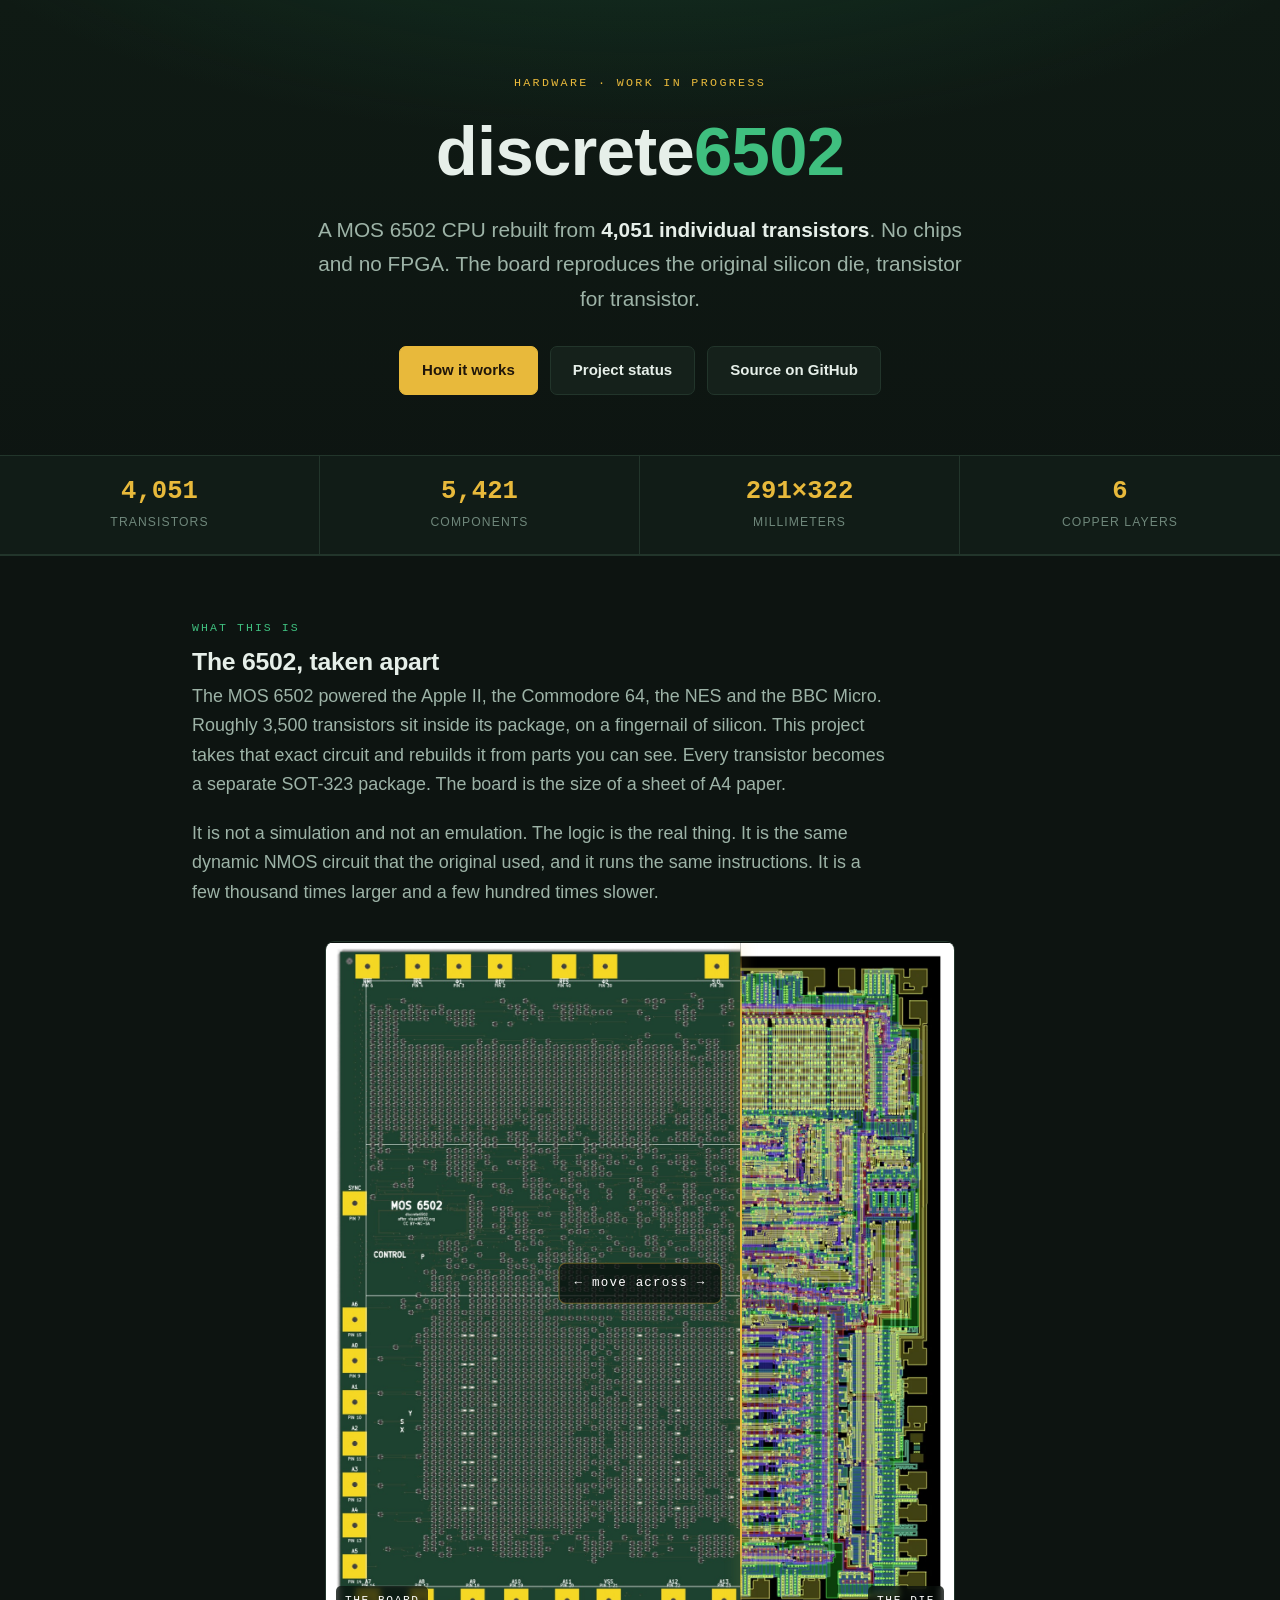
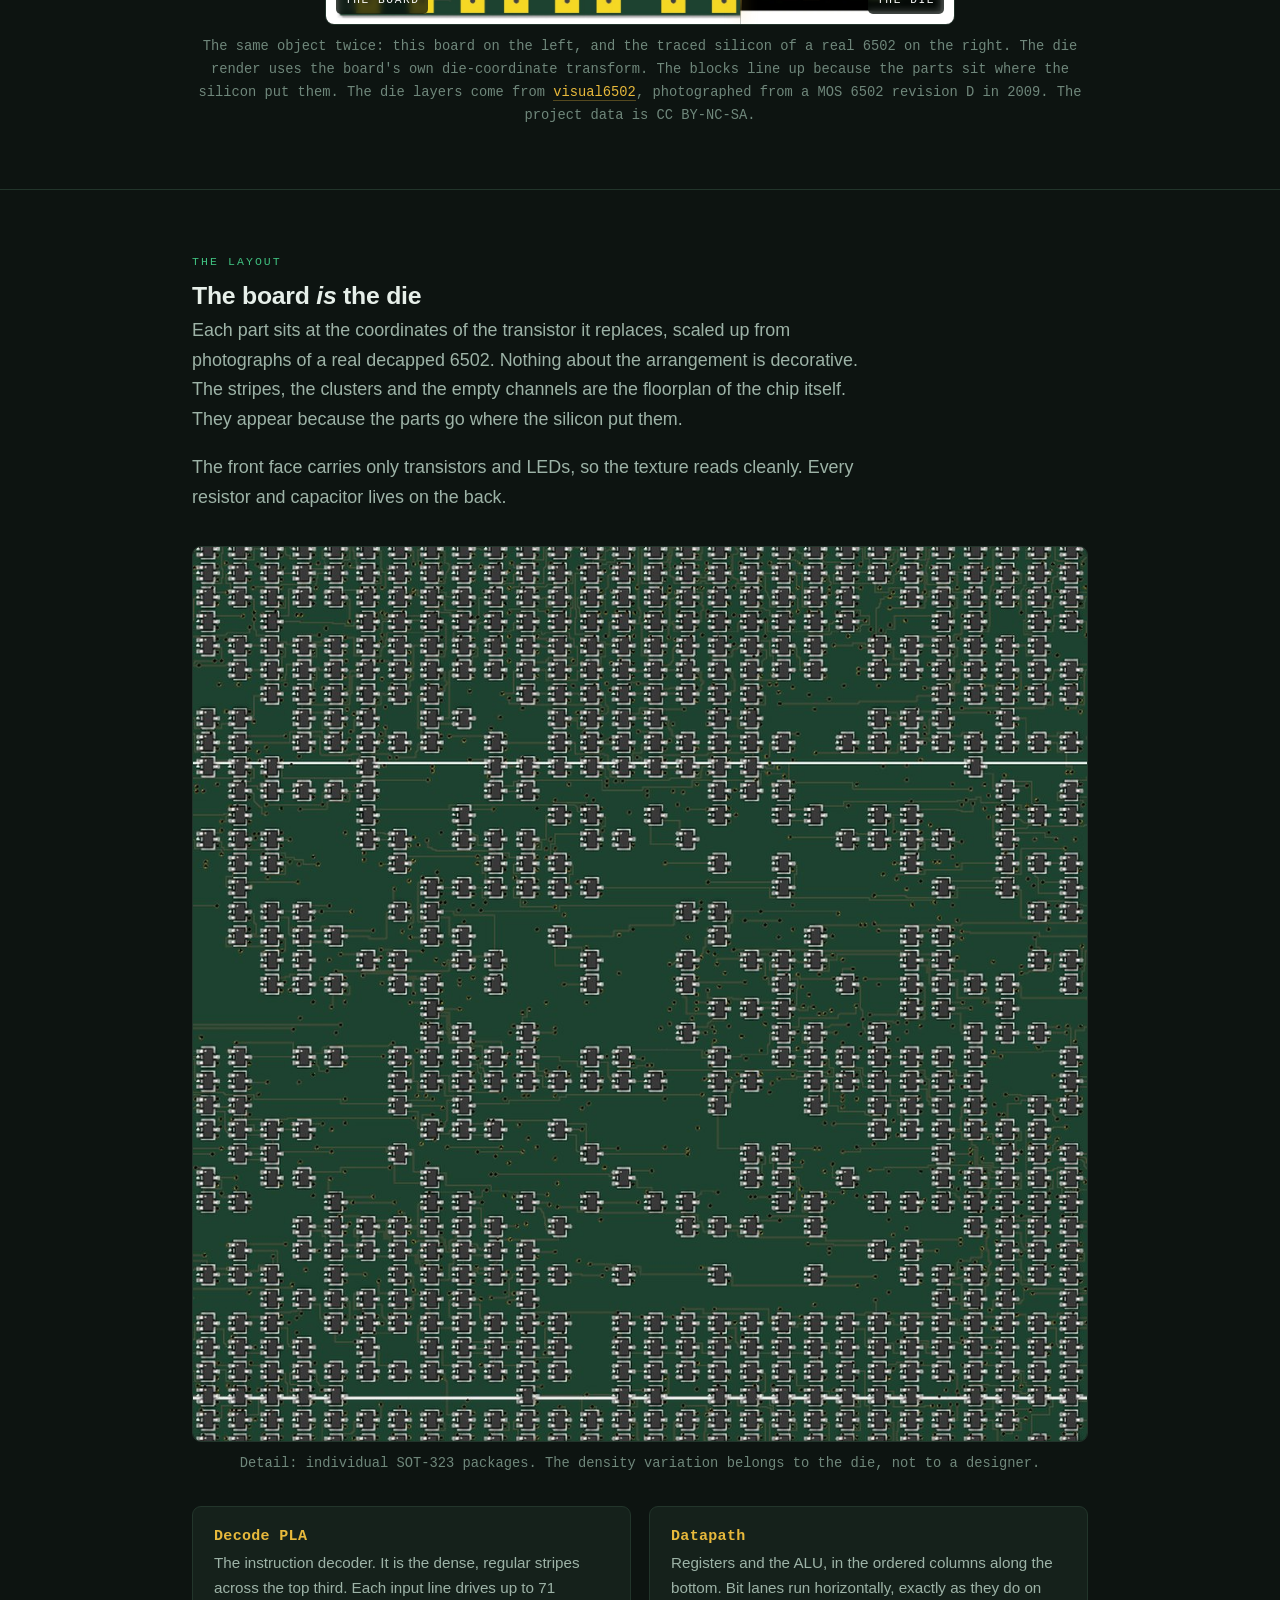
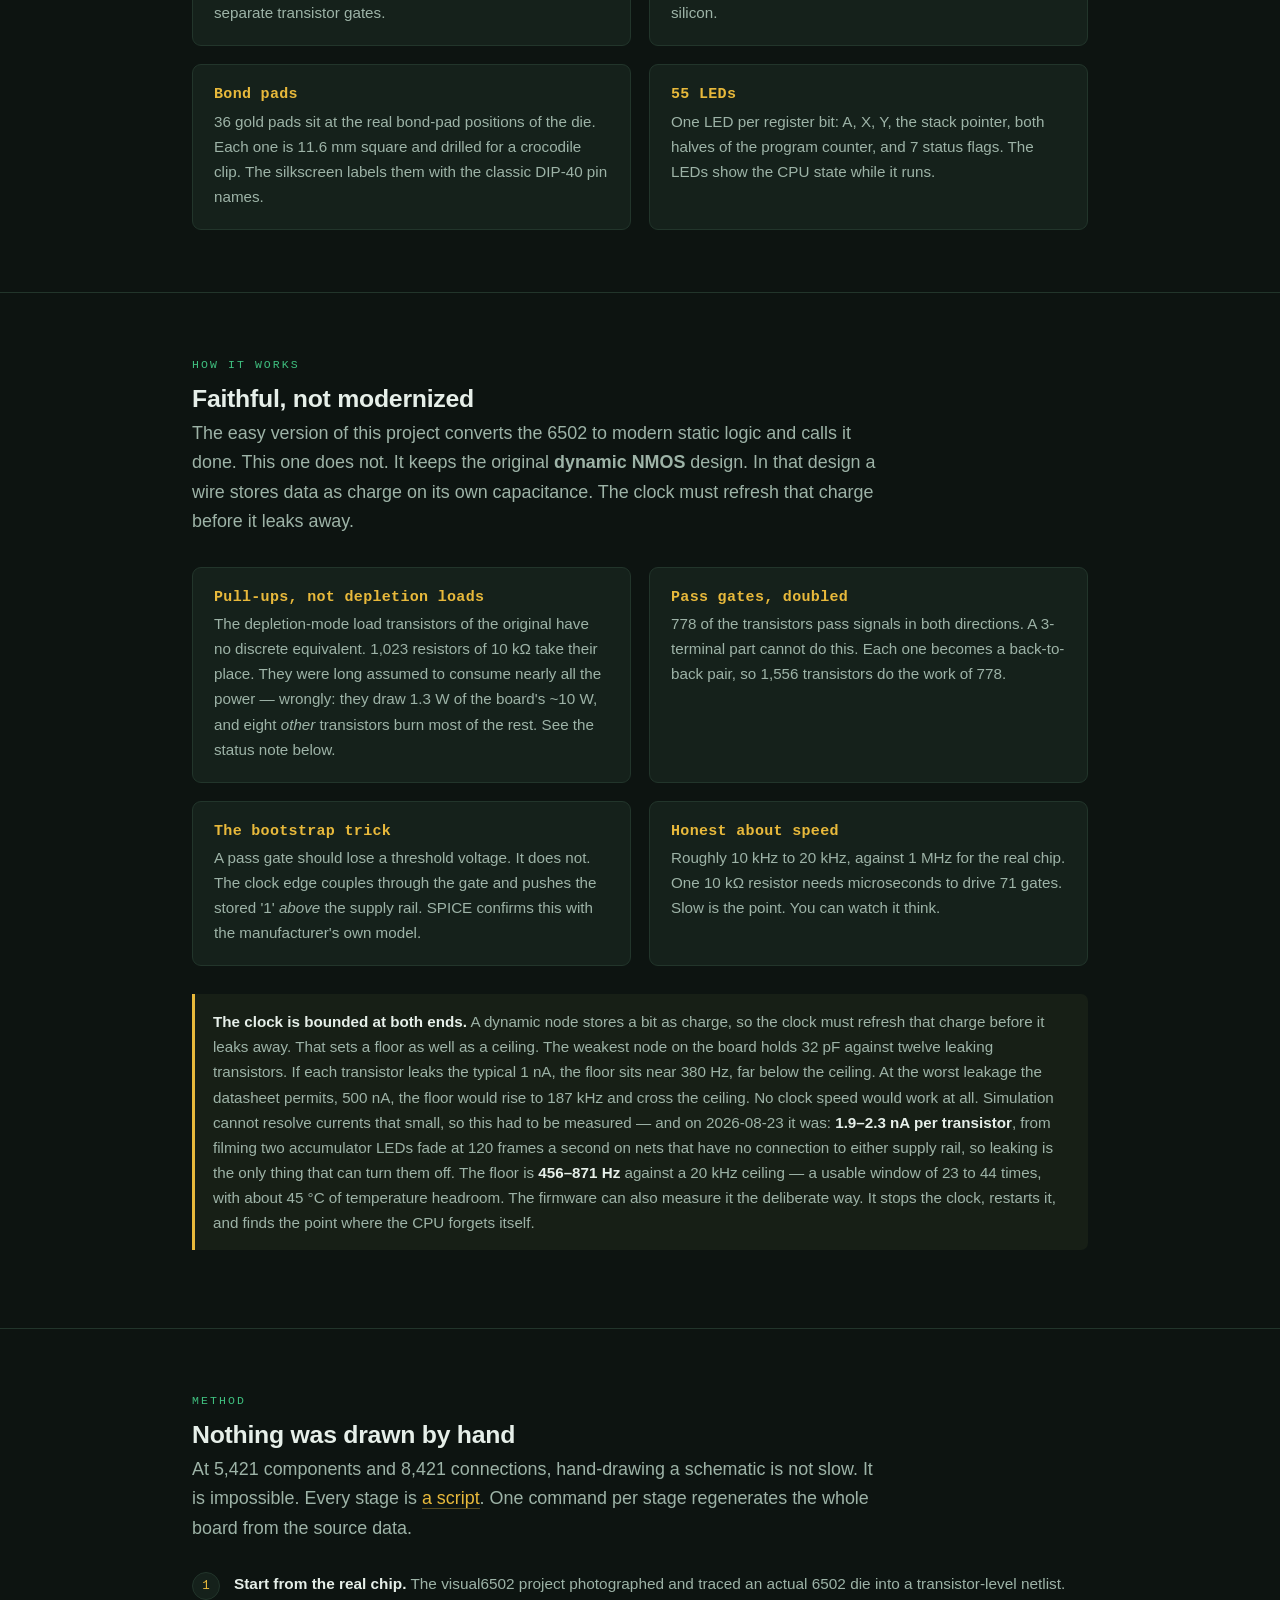
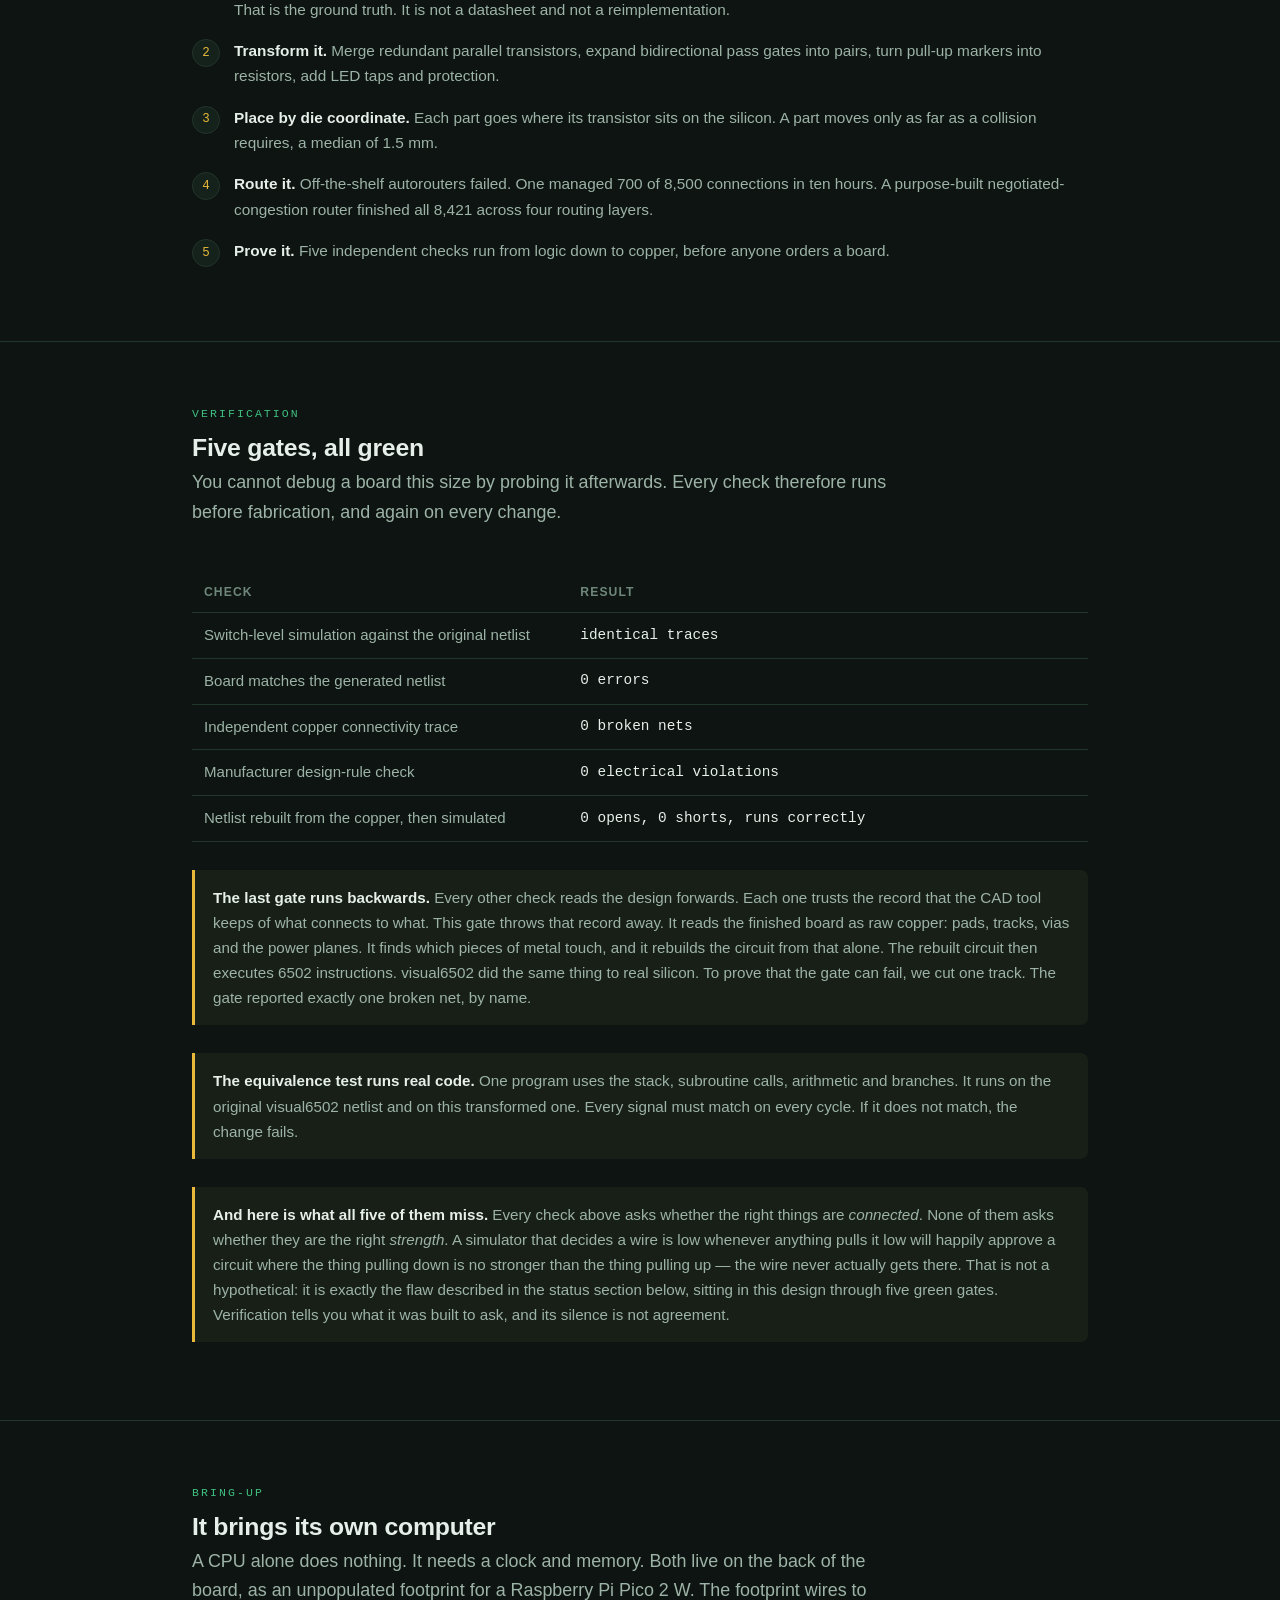
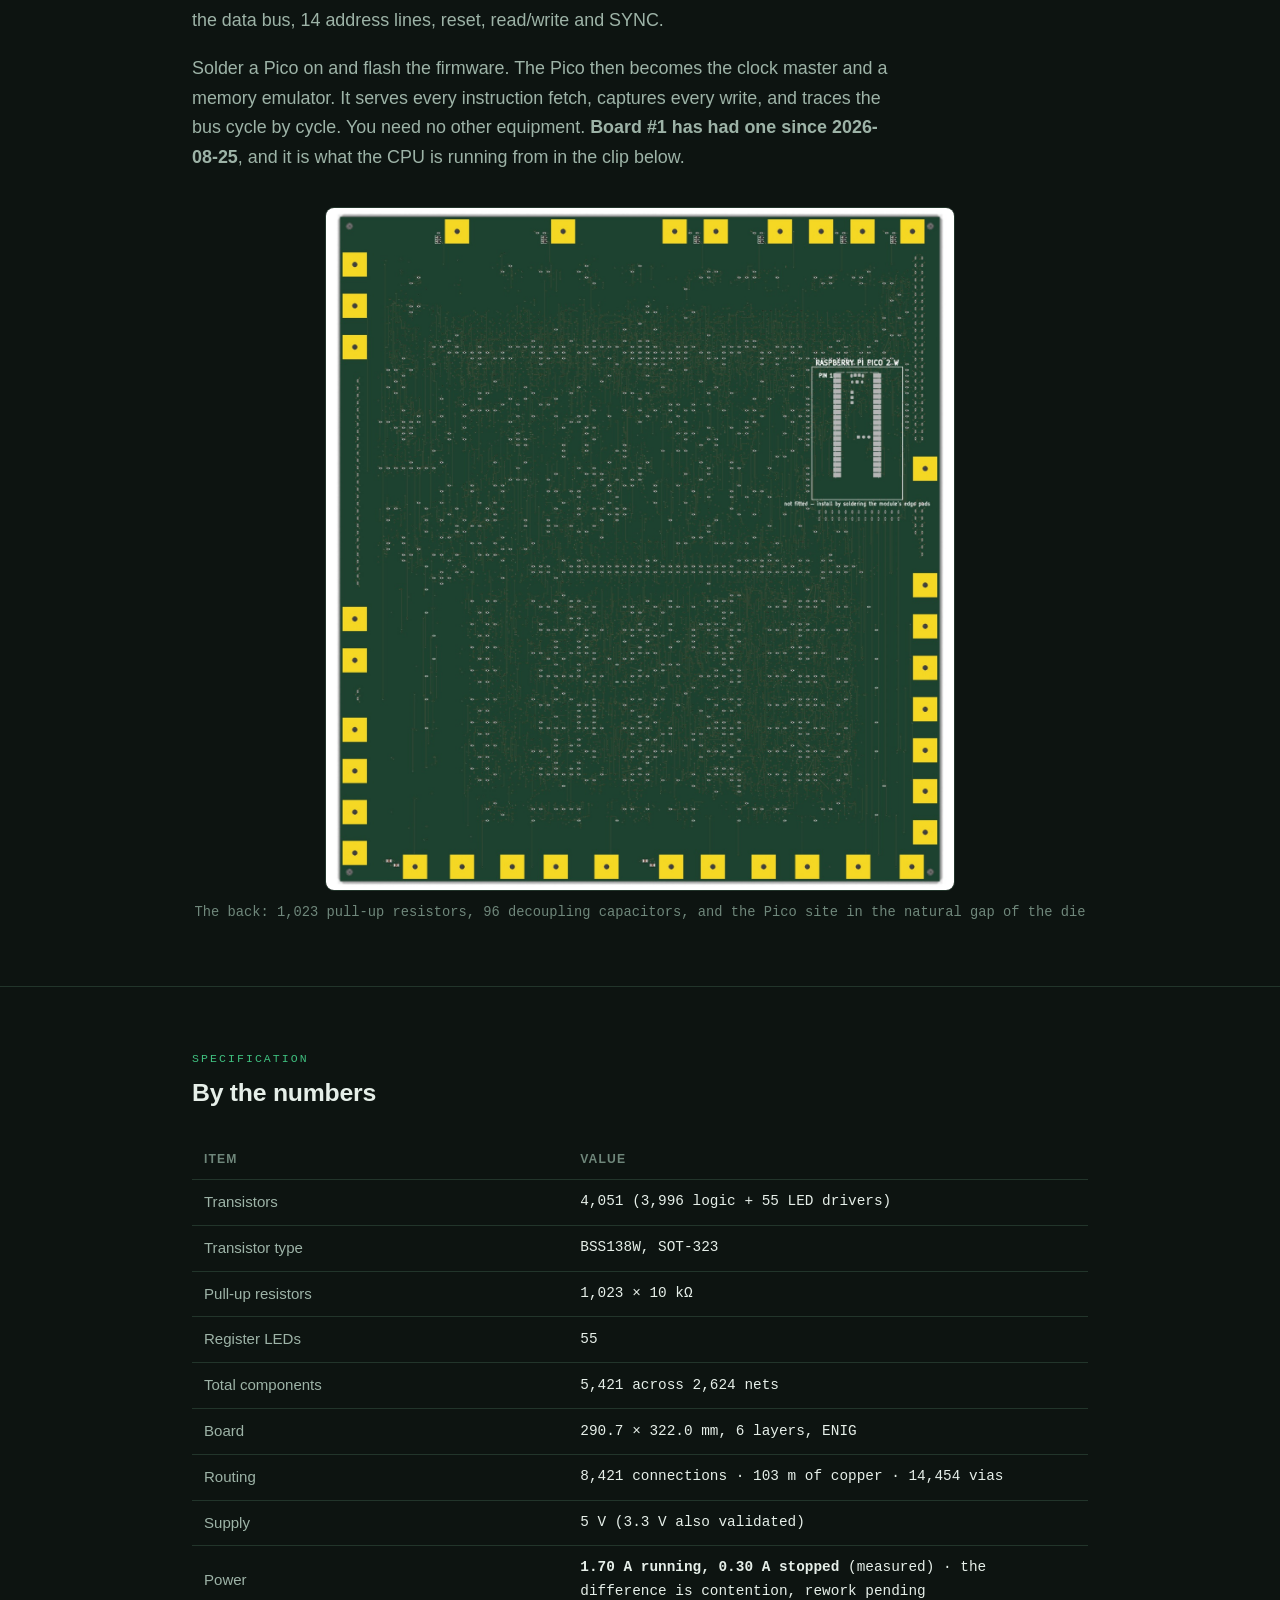
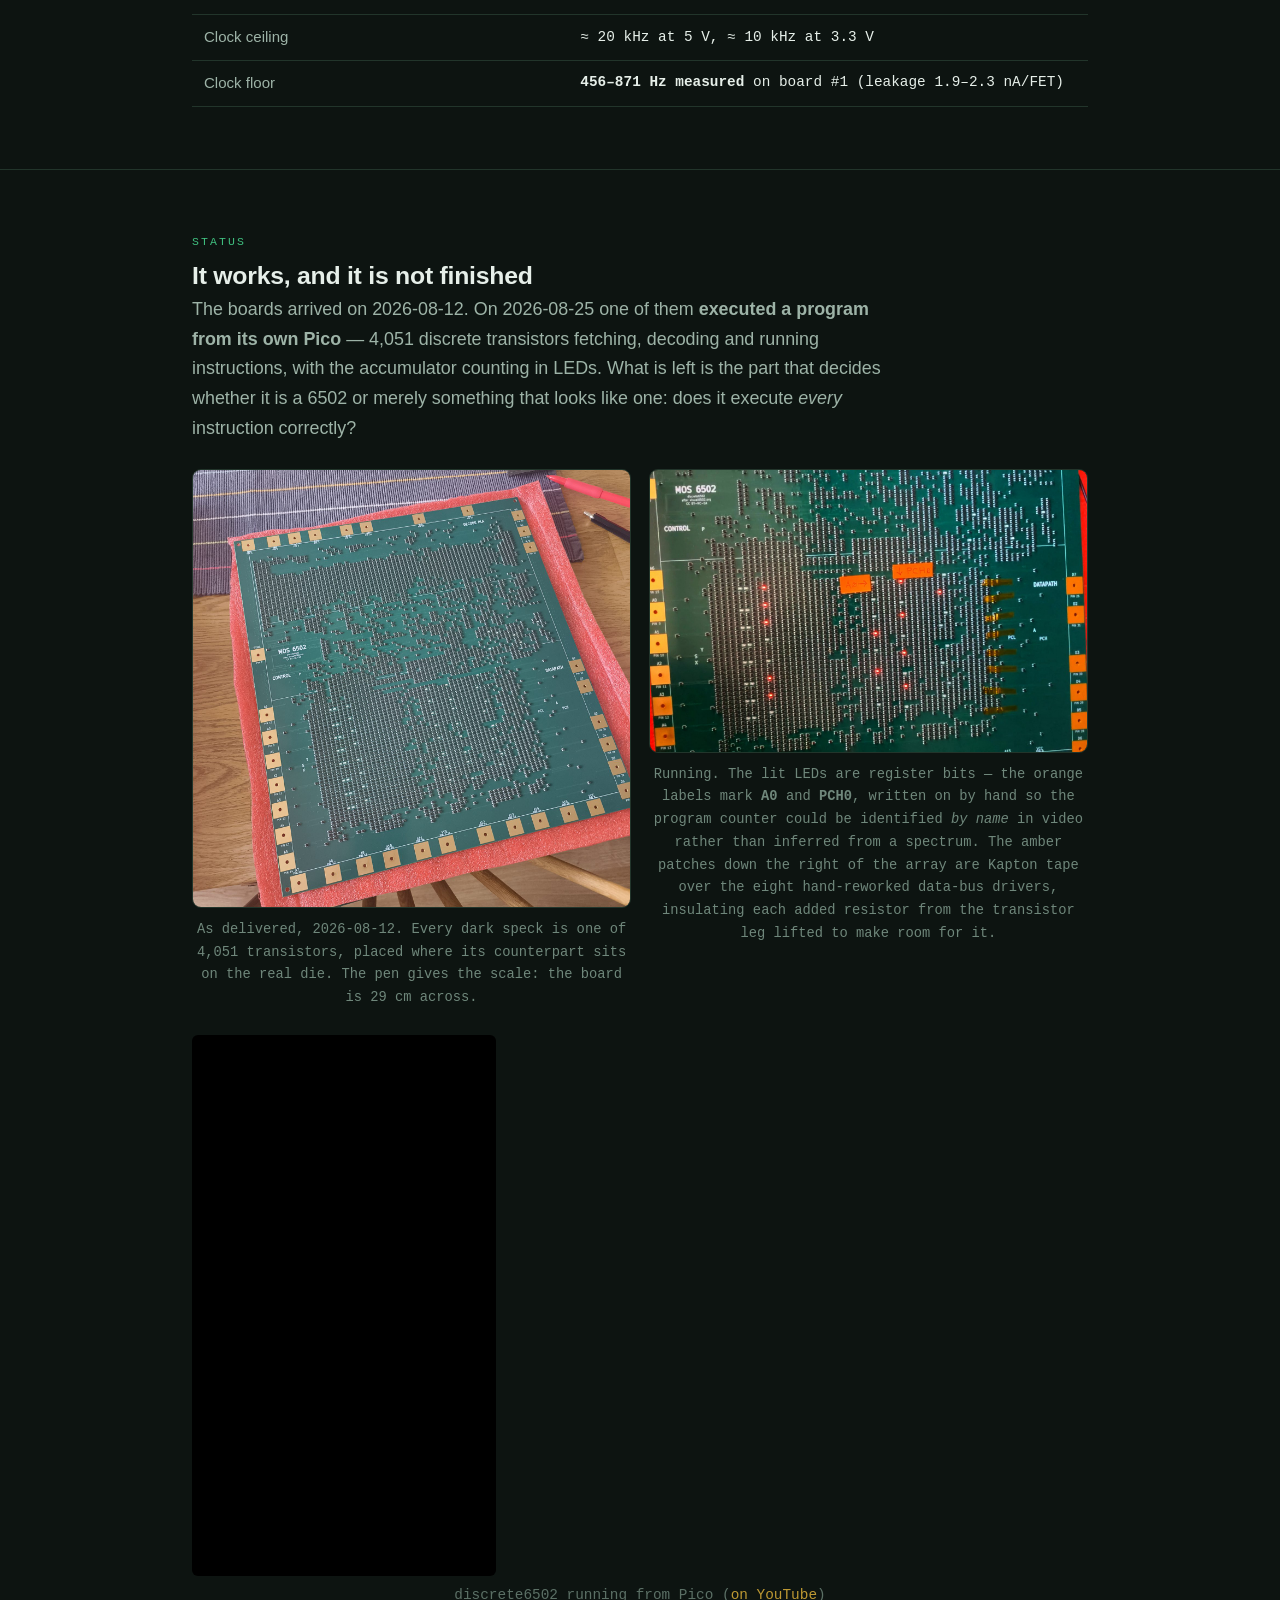
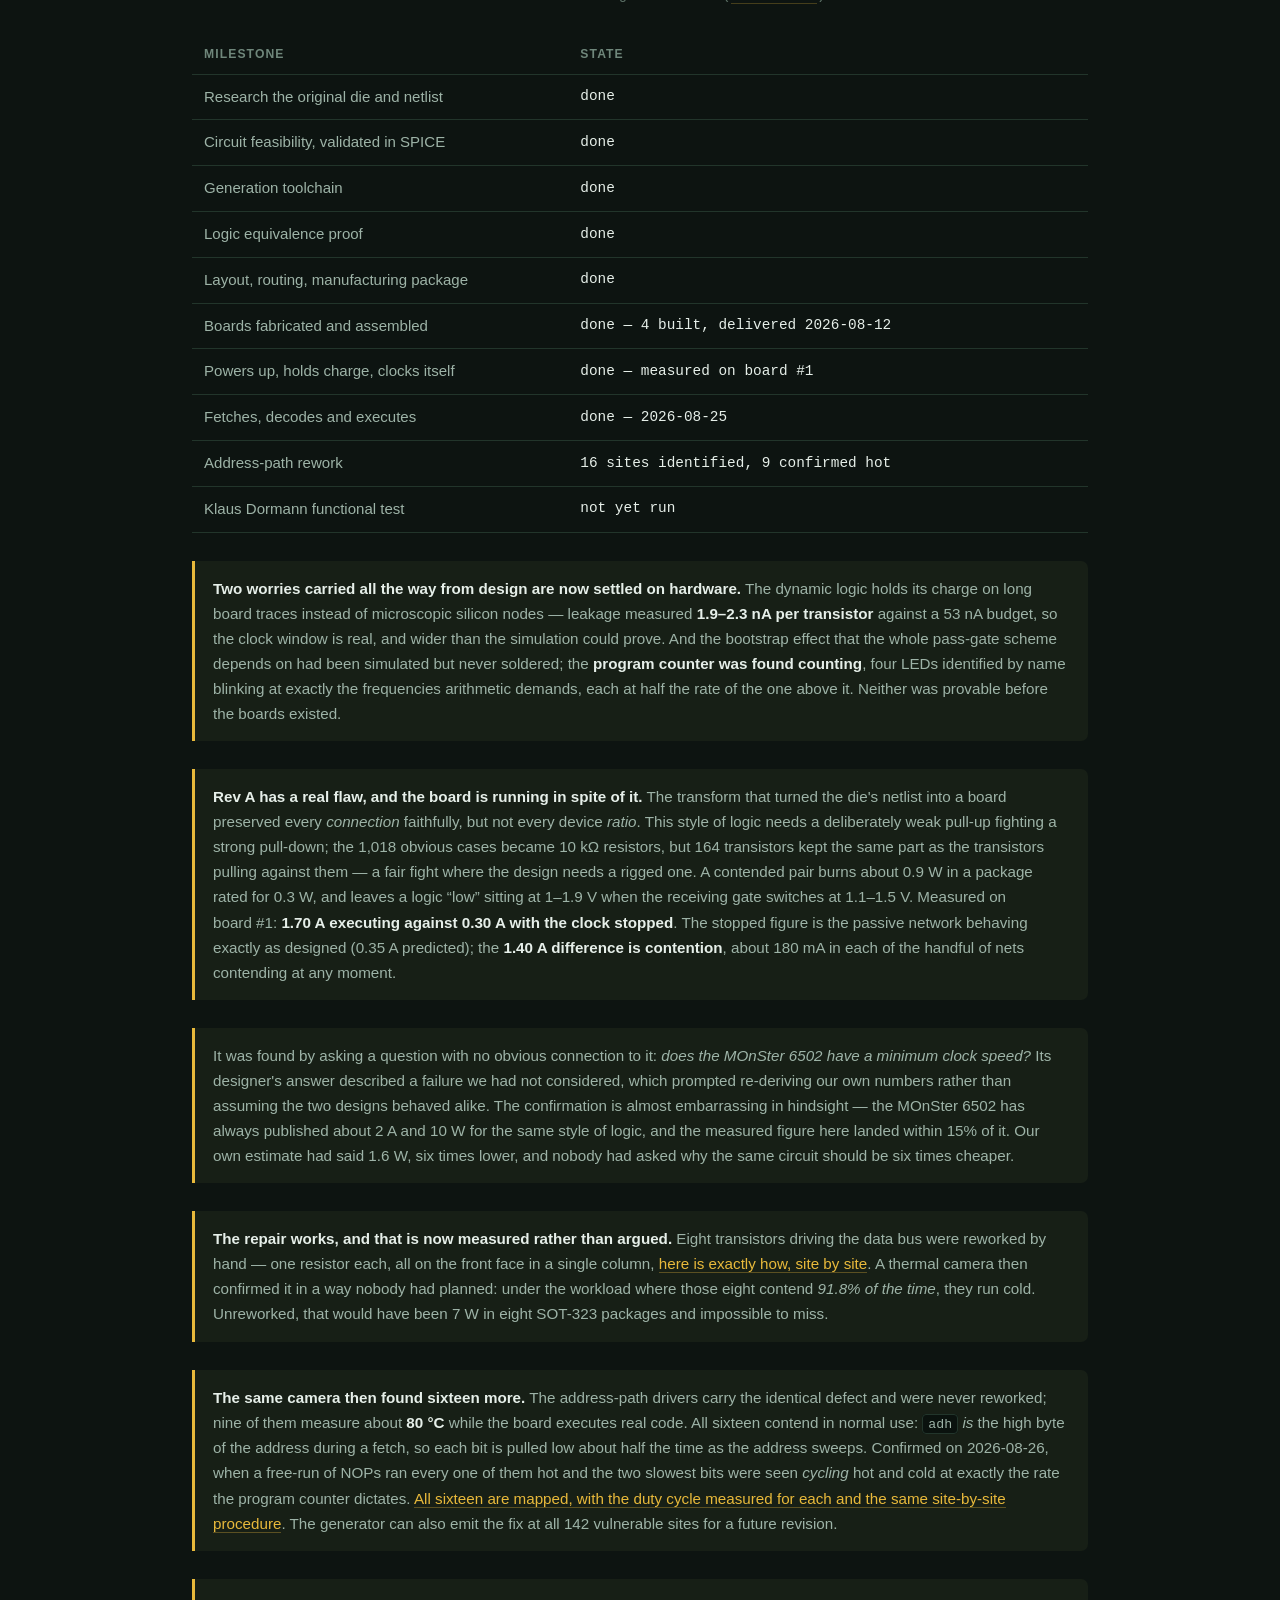
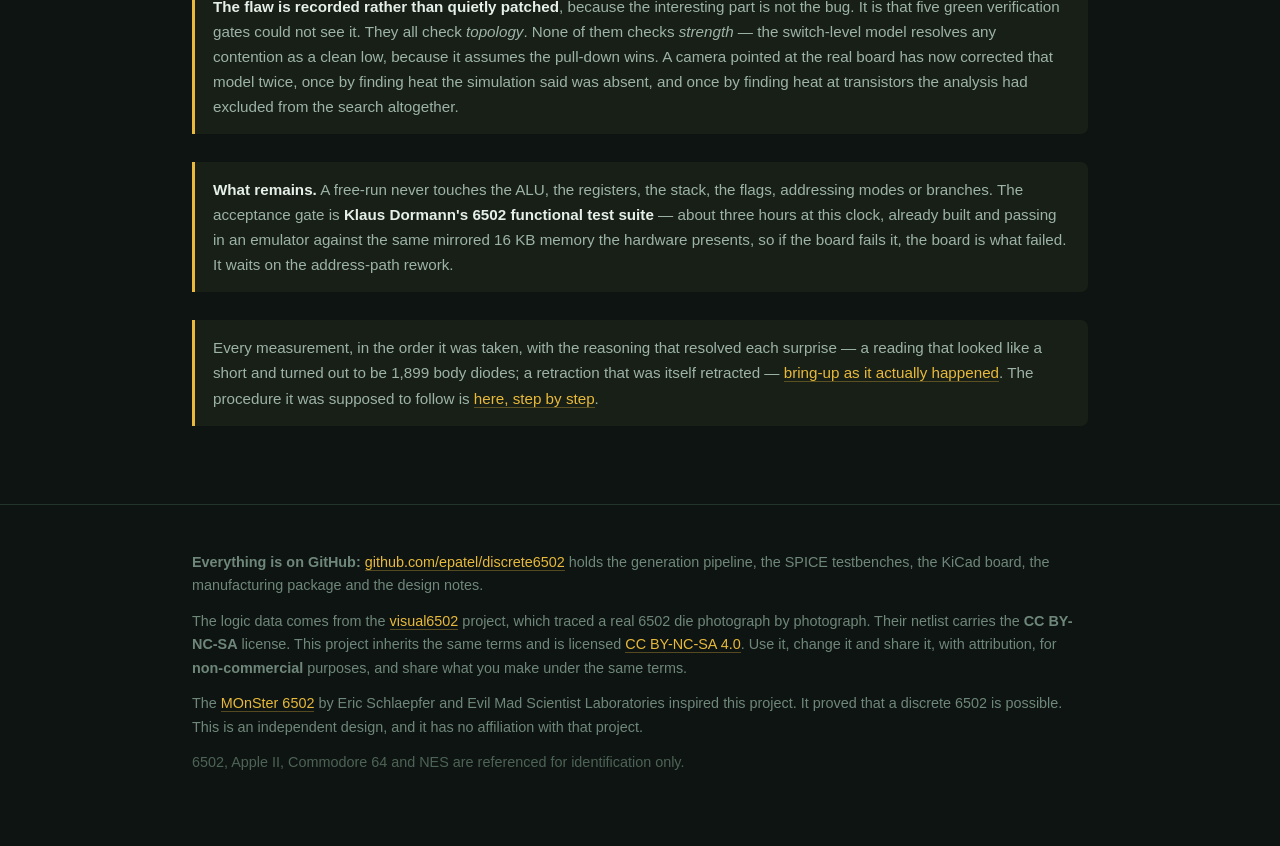
<file: docs/index.html>
<!DOCTYPE html>
<html lang="en">
<head>
<meta charset="utf-8">
<meta name="viewport" content="width=device-width, initial-scale=1">
<title>discrete6502: a 6502 CPU built from 4,051 discrete transistors</title>
<meta name="description" content="A working MOS 6502 CPU rebuilt from 4,051 individual surface-mount transistors on a 291 x 322 mm six-layer board that reproduces the original die layout. It runs programs.">
<meta property="og:type" content="website">
<meta property="og:site_name" content="discrete6502">
<meta property="og:url" content="https://epatel.github.io/discrete6502/">
<meta property="og:title" content="discrete6502">
<meta property="og:description" content="A working MOS 6502 CPU rebuilt from 4,051 individual surface-mount transistors, laid out as the original die. It runs programs.">
<!-- Absolute URL: crawlers do not reliably resolve a relative og:image.
     Card is generated by tools/make_og_image.py from img/board-front.jpg. -->
<meta property="og:image" content="https://epatel.github.io/discrete6502/img/og-card.jpg">
<meta property="og:image:type" content="image/jpeg">
<meta property="og:image:width" content="1200">
<meta property="og:image:height" content="630">
<meta property="og:image:alt" content="The discrete6502 board: a green six-layer PCB whose transistor placement reproduces the MOS 6502 die, with gold bond pads around the edge.">
<meta name="twitter:card" content="summary_large_image">
<meta name="twitter:title" content="discrete6502">
<meta name="twitter:description" content="A working MOS 6502 CPU rebuilt from 4,051 individual surface-mount transistors, laid out as the original die. It runs programs.">
<meta name="twitter:image" content="https://epatel.github.io/discrete6502/img/og-card.jpg">
<meta name="theme-color" content="#0d1411">
<link rel="icon" href="data:image/svg+xml,<svg xmlns='http://www.w3.org/2000/svg' viewBox='0 0 100 100'><rect width='100' height='100' rx='14' fill='%23124a32'/><rect x='22' y='22' width='24' height='24' fill='%23e8b93b'/><rect x='54' y='22' width='24' height='24' fill='%23e8b93b'/><rect x='22' y='54' width='24' height='24' fill='%23e8b93b'/><rect x='54' y='54' width='24' height='24' fill='%23e8b93b'/></svg>">
<style>
  :root{
    --bg:#0d1411; --bg2:#111c17; --card:#15211b; --line:#22352b;
    --ink:#e6efe9; --dim:#9db3a7; --faint:#6f877b;
    --gold:#e8b93b; --green:#3fbf7f; --pcb:#1c6b45;
    --mono:ui-monospace,SFMono-Regular,"SF Mono",Menlo,Consolas,monospace;
    --sans:-apple-system,BlinkMacSystemFont,"Segoe UI",Inter,Roboto,Helvetica,Arial,sans-serif;
  }
  *{box-sizing:border-box}
  html{-webkit-text-size-adjust:100%}
  body{
    margin:0; background:var(--bg); color:var(--ink);
    font-family:var(--sans); font-size:17px; line-height:1.65;
    -webkit-font-smoothing:antialiased;
  }
  .wrap{max-width:940px; margin:0 auto; padding:0 22px}
  a{color:var(--gold); text-decoration:none; border-bottom:1px solid rgba(232,185,59,.32)}
  a:hover{border-bottom-color:var(--gold)}
  h1,h2,h3{line-height:1.2; letter-spacing:-.01em}
  h2{font-size:1.55rem; margin:0 0 .2em}
  h3{font-size:1.05rem; margin:0 0 .35em}
  p{margin:0 0 1.05em}
  code{font-family:var(--mono); font-size:.87em; background:#0a120e;
       border:1px solid var(--line); border-radius:4px; padding:.12em .38em}

  /* ---- hero ---- */
  header{
    border-bottom:1px solid var(--line);
    background:
      radial-gradient(1100px 460px at 50% -180px, rgba(28,107,69,.36), transparent 70%),
      linear-gradient(180deg,#0f1a14,var(--bg));
  }
  .hero{padding:74px 0 60px; text-align:center}
  .eyebrow{
    font-family:var(--mono); font-size:.73rem; letter-spacing:.20em;
    text-transform:uppercase; color:var(--gold); margin:0 0 18px;
  }
  h1{font-size:clamp(2.5rem,7.5vw,4.3rem); margin:0 0 .28em; font-weight:700}
  h1 .lo{color:var(--green)}
  .tagline{
    font-size:clamp(1.05rem,2.4vw,1.3rem); color:var(--dim);
    max-width:660px; margin:0 auto 30px;
  }
  .tagline b{color:var(--ink); font-weight:600}
  .cta{display:flex; gap:12px; justify-content:center; flex-wrap:wrap}
  .btn{
    display:inline-block; padding:11px 22px; border-radius:7px;
    font-size:.94rem; font-weight:600; border:1px solid var(--line);
    background:var(--card); color:var(--ink);
  }
  .btn:hover{border-color:var(--gold); background:#1b2a22}
  .btn.primary{background:var(--gold); color:#20160a; border-color:var(--gold)}
  .btn.primary:hover{background:#f5c957}

  /* ---- stat strip ---- */
  .stats{
    display:grid; grid-template-columns:repeat(4,1fr);
    border-top:1px solid var(--line); border-bottom:1px solid var(--line);
    background:var(--bg2);
  }
  .stat{padding:22px 14px; text-align:center; border-right:1px solid var(--line)}
  .stat:last-child{border-right:0}
  .stat .n{
    font-family:var(--mono); font-size:1.6rem; font-weight:700;
    color:var(--gold); display:block; line-height:1.1;
  }
  .stat .l{font-size:.76rem; color:var(--faint); text-transform:uppercase;
           letter-spacing:.09em; margin-top:6px; display:block}

  /* ---- sections ---- */
  section{padding:62px 0; border-bottom:1px solid var(--line)}
  .lede{font-size:1.12rem; color:var(--dim); max-width:70ch}
  .kicker{
    font-family:var(--mono); font-size:.72rem; letter-spacing:.18em;
    text-transform:uppercase; color:var(--green); margin:0 0 10px;
  }

  figure{margin:34px 0 0}
  figure img{
    width:100%; height:auto; display:block; border-radius:9px;
    border:1px solid var(--line); background:#0a120e;
  }
  /* full-board renders are nearly square; cap them so they don't swallow the page */
  figure img.board{
    max-height:76vh; width:auto; max-width:100%; margin:0 auto;
  }
  figcaption{
    font-size:.86rem; color:var(--faint); margin-top:11px;
    text-align:center; font-family:var(--mono);
  }

  /* ---- board / die reveal ----
     Move across the image to wipe in the real 6502 die underneath.
     The two layers have the same pixel size. The die render uses the board's
     own die-coordinate transform, so the features line up. */
  .reveal{
    position:relative; --x:66%;
    aspect-ratio:1474/1600; max-height:76vh;
    width:auto; max-width:100%; margin:0 auto;
    border:1px solid var(--line); border-radius:9px; overflow:hidden;
    background:#0a120e; cursor:ew-resize;
    /* pan-y, not none: a horizontal drag is ours, but the page must still
       scroll vertically when a finger starts on this near-full-height image */
    touch-action:pan-y;
  }
  .reveal img{
    position:absolute; inset:0; width:100%; height:100%;
    object-fit:contain; display:block; border:0; border-radius:0;
    max-height:none; user-select:none; -webkit-user-drag:none;
  }
  /* die on the right: the overlay is clipped away to the LEFT of the split,
     so the board (the base layer) is what you see on the left */
  .reveal .top{clip-path:inset(0 0 0 var(--x))}
  .reveal .line{
    position:absolute; top:0; bottom:0; left:var(--x); width:2px;
    margin-left:-1px; pointer-events:none;
    background:linear-gradient(180deg,transparent,var(--gold) 12%,var(--gold) 88%,transparent);
    box-shadow:0 0 14px rgba(232,185,59,.55);
  }
  .reveal .tag{
    position:absolute; bottom:10px; pointer-events:none;
    font-family:var(--mono); font-size:.7rem; letter-spacing:.14em;
    text-transform:uppercase; color:#fff; padding:5px 9px; border-radius:5px;
    background:rgba(8,14,11,.72); backdrop-filter:blur(3px);
    transition:opacity .25s;
  }
  .reveal .tag.l{left:10px}
  .reveal .tag.r{right:10px}
  .reveal .hint{
    position:absolute; left:50%; top:50%; transform:translate(-50%,-50%);
    pointer-events:none; font-family:var(--mono); font-size:.78rem;
    letter-spacing:.1em; color:#fff; padding:9px 15px; border-radius:7px;
    background:rgba(8,14,11,.74); border:1px solid rgba(232,185,59,.4);
    transition:opacity .3s;
  }
  .reveal.touched .hint{opacity:0}
  /* no pointer (touch/keyboard): the wipe still works, but say so differently */
  @media (hover:none){ .reveal{cursor:grab} }
  .reveal:focus-visible{outline:2px solid var(--gold); outline-offset:3px}
  .duo{display:grid; grid-template-columns:1fr 1fr; gap:18px; margin-top:34px}
  .duo figure{margin:0}

  .grid{display:grid; grid-template-columns:1fr 1fr; gap:18px; margin-top:30px}
  .card{
    background:var(--card); border:1px solid var(--line);
    border-radius:9px; padding:20px 21px;
  }
  .card h3{color:var(--gold); font-family:var(--mono); font-size:.94rem;
           letter-spacing:.02em}
  .card p{font-size:.95rem; color:var(--dim); margin:0}

  table{width:100%; border-collapse:collapse; margin-top:26px; font-size:.94rem}
  th,td{text-align:left; padding:10px 12px; border-bottom:1px solid var(--line)}
  th{color:var(--faint); font-weight:600; font-size:.76rem;
     text-transform:uppercase; letter-spacing:.09em}
  td:first-child{color:var(--dim); width:42%}
  td:last-child{font-family:var(--mono); font-size:.9rem}
  .tw{overflow-x:auto}

  ol.steps{counter-reset:s; list-style:none; padding:0; margin:28px 0 0}
  ol.steps li{
    counter-increment:s; position:relative; padding:0 0 16px 42px;
    color:var(--dim); font-size:.96rem;
  }
  ol.steps li::before{
    content:counter(s); position:absolute; left:0; top:1px;
    width:26px; height:26px; border-radius:50%;
    background:var(--card); border:1px solid var(--line);
    color:var(--gold); font-family:var(--mono); font-size:.78rem;
    display:grid; place-items:center;
  }
  ol.steps li b{color:var(--ink); font-weight:600}

  .note{
    border-left:3px solid var(--gold); background:#171f16;
    padding:15px 18px; border-radius:0 7px 7px 0; margin-top:28px;
    font-size:.95rem; color:var(--dim);
  }
  .note b{color:var(--ink)}

  footer{padding:46px 0 60px; color:var(--faint); font-size:.9rem}
  footer p{margin:0 0 .8em}

  @media (max-width:760px){
    body{font-size:16px}
    .stats{grid-template-columns:repeat(2,1fr)}
    .stat:nth-child(2){border-right:0}
    .stat:nth-child(1),.stat:nth-child(2){border-bottom:1px solid var(--line)}
    .grid,.duo{grid-template-columns:1fr}
    section{padding:48px 0}
    .hero{padding:56px 0 46px}
  }
  .pair { display: grid; grid-template-columns: 1fr 1fr; gap: 1.1rem; margin: 1.6rem 0 0; }
  .pair figure { margin: 0; }
  @media (max-width: 46rem) { .pair { grid-template-columns: 1fr; } }
  .vid { margin: 1.6rem 0 0; }
  .vid .frame { position: relative; width: 100%; max-width: 19rem; aspect-ratio: 9 / 16;
               border-radius: 6px; overflow: hidden; background: #000; }
  .vid iframe { position: absolute; inset: 0; width: 100%; height: 100%; border: 0; }
  .vid figcaption { font-size: .9rem; margin-top: .5rem; opacity: .8; }
</style>
</head>
<body>

<header>
  <div class="wrap hero">
    <p class="eyebrow">Hardware · work in progress</p>
    <h1>discrete<span class="lo">6502</span></h1>
    <p class="tagline">
      A MOS 6502 CPU rebuilt from <b>4,051 individual transistors</b>. No chips and no FPGA.
      The board reproduces the original silicon die, transistor for transistor.
    </p>
    <div class="cta">
      <a class="btn primary" href="#how">How it works</a>
      <a class="btn" href="#status">Project status</a>
      <a class="btn" href="https://github.com/epatel/discrete6502">Source on GitHub</a>
    </div>
  </div>
  <div class="stats">
    <div class="stat"><span class="n">4,051</span><span class="l">transistors</span></div>
    <div class="stat"><span class="n">5,421</span><span class="l">components</span></div>
    <div class="stat"><span class="n">291×322</span><span class="l">millimeters</span></div>
    <div class="stat"><span class="n">6</span><span class="l">copper layers</span></div>
  </div>
</header>

<section id="what">
  <div class="wrap">
    <p class="kicker">What this is</p>
    <h2>The 6502, taken apart</h2>
    <p class="lede">
      The MOS 6502 powered the Apple II, the Commodore 64, the NES and the BBC Micro.
      Roughly 3,500 transistors sit inside its package, on a fingernail of silicon.
      This project takes that exact circuit and rebuilds it from parts you can see.
      Every transistor becomes a separate SOT-323 package. The board is the size of a
      sheet of A4 paper.
    </p>
    <p class="lede">
      It is not a simulation and not an emulation. The logic is the real thing.
      It is the same dynamic NMOS circuit that the original used, and it runs the same
      instructions. It is a few thousand times larger and a few hundred times slower.
    </p>

    <figure>
      <div class="reveal" id="reveal" tabindex="0" role="img"
           aria-label="The discrete6502 board beside the original 6502 die layout it reproduces. Move across the image to wipe between them.">
        <img src="img/board-front.jpg" alt="The front of the discrete6502 board: thousands of tiny black transistor packages arranged in the pattern of the 6502 die, surrounded by gold bond pads labeled with the chip's pin names.">
        <!-- not lazy: it is half of this figure, and loading it late shows an
             empty panel where the die should already be -->
        <img class="top" src="img/die-vec.webp" alt="The traced layout of a real MOS 6502 die, showing the same blocks in the same places.">
        <span class="line"></span>
        <span class="tag l">the board</span>
        <span class="tag r">the die</span>
        <span class="hint">← move across →</span>
      </div>
      <figcaption>
        The same object twice: this board on the left, and the traced silicon of a real 6502
        on the right. The die render uses the board's own die-coordinate transform. The blocks
        line up because the parts sit where the silicon put them.
        The die layers come from <a href="http://www.visual6502.org/images/6502/index.html">visual6502</a>,
        photographed from a MOS 6502 revision D in 2009. The project data is CC BY-NC-SA.
      </figcaption>
    </figure>
  </div>
</section>

<section id="die">
  <div class="wrap">
    <p class="kicker">The layout</p>
    <h2>The board <em>is</em> the die</h2>
    <p class="lede">
      Each part sits at the coordinates of the transistor it replaces, scaled up from
      photographs of a real decapped 6502. Nothing about the arrangement is decorative.
      The stripes, the clusters and the empty channels are the floorplan of the chip itself.
      They appear because the parts go where the silicon put them.
    </p>
    <p class="lede">
      The front face carries only transistors and LEDs, so the texture reads cleanly.
      Every resistor and capacitor lives on the back.
    </p>

    <figure>
      <img src="img/detail-texture.jpg" alt="Close-up of the board showing individual surface-mount transistor packages in dense rows and scattered clusters, with fine copper traces between them." loading="lazy">
      <figcaption>Detail: individual SOT-323 packages. The density variation belongs to the die, not to a designer.</figcaption>
    </figure>

    <div class="grid">
      <div class="card">
        <h3>Decode PLA</h3>
        <p>The instruction decoder. It is the dense, regular stripes across the top third.
        Each input line drives up to 71 separate transistor gates.</p>
      </div>
      <div class="card">
        <h3>Datapath</h3>
        <p>Registers and the ALU, in the ordered columns along the bottom. Bit lanes run
        horizontally, exactly as they do on silicon.</p>
      </div>
      <div class="card">
        <h3>Bond pads</h3>
        <p>36 gold pads sit at the real bond-pad positions of the die. Each one is 11.6 mm
        square and drilled for a crocodile clip. The silkscreen labels them with the classic
        DIP-40 pin names.</p>
      </div>
      <div class="card">
        <h3>55 LEDs</h3>
        <p>One LED per register bit: A, X, Y, the stack pointer, both halves of the program
        counter, and 7 status flags. The LEDs show the CPU state while it runs.</p>
      </div>
    </div>
  </div>
</section>

<section id="how">
  <div class="wrap">
    <p class="kicker">How it works</p>
    <h2>Faithful, not modernized</h2>
    <p class="lede">
      The easy version of this project converts the 6502 to modern static logic and calls it
      done. This one does not. It keeps the original <b>dynamic NMOS</b> design. In that design
      a wire stores data as charge on its own capacitance. The clock must refresh that charge
      before it leaks away.
    </p>

    <div class="grid">
      <div class="card">
        <h3>Pull-ups, not depletion loads</h3>
        <p>The depletion-mode load transistors of the original have no discrete equivalent.
        1,023 resistors of 10 kΩ take their place. They were long assumed to consume nearly all the power &mdash; wrongly: they draw 1.3 W of the board's ~10 W, and eight <em>other</em> transistors burn most of the rest. See the status note below.</p>
      </div>
      <div class="card">
        <h3>Pass gates, doubled</h3>
        <p>778 of the transistors pass signals in both directions. A 3-terminal part cannot
        do this. Each one becomes a back-to-back pair, so 1,556 transistors do the work of
        778.</p>
      </div>
      <div class="card">
        <h3>The bootstrap trick</h3>
        <p>A pass gate should lose a threshold voltage. It does not. The clock edge couples
        through the gate and pushes the stored '1' <em>above</em> the supply rail. SPICE
        confirms this with the manufacturer's own model.</p>
      </div>
      <div class="card">
        <h3>Honest about speed</h3>
        <p>Roughly 10 kHz to 20 kHz, against 1 MHz for the real chip. One 10 kΩ resistor
        needs microseconds to drive 71 gates. Slow is the point. You can watch it think.</p>
      </div>
    </div>

    <p class="note">
      <b>The clock is bounded at both ends.</b> A dynamic node stores a bit as charge, so the
      clock must refresh that charge before it leaks away. That sets a floor as well as a
      ceiling. The weakest node on the board holds 32 pF against twelve leaking transistors.
      If each transistor leaks the typical 1 nA, the floor sits near 380 Hz, far below the
      ceiling. At the worst leakage the datasheet permits, 500 nA, the floor would rise to
      187 kHz and cross the ceiling. No clock speed would work at all. Simulation cannot
      resolve currents that small, so this had to be measured — and on 2026-08-23 it was:
      <b>1.9–2.3 nA per transistor</b>, from filming two accumulator LEDs fade at 120 frames a
      second on nets that have no connection to either supply rail, so leaking is the only thing
      that can turn them off. The floor is <b>456–871 Hz</b> against a 20 kHz ceiling — a usable
      window of 23 to 44 times, with about 45 °C of temperature headroom. The
      firmware can also measure it the deliberate way. It stops the clock, restarts
      it, and finds the point where the CPU forgets itself.
    </p>
  </div>
</section>

<section id="built">
  <div class="wrap">
    <p class="kicker">Method</p>
    <h2>Nothing was drawn by hand</h2>
    <p class="lede">
      At 5,421 components and 8,421 connections, hand-drawing a schematic is not slow.
      It is impossible. Every stage is
      <a href="https://github.com/epatel/discrete6502/tree/main/tools">a script</a>. One command
      per stage regenerates the whole board from the source data.
    </p>

    <ol class="steps">
      <li><b>Start from the real chip.</b> The visual6502 project photographed and traced an
      actual 6502 die into a transistor-level netlist. That is the ground truth. It is not a
      datasheet and not a reimplementation.</li>
      <li><b>Transform it.</b> Merge redundant parallel transistors, expand bidirectional
      pass gates into pairs, turn pull-up markers into resistors, add LED taps and
      protection.</li>
      <li><b>Place by die coordinate.</b> Each part goes where its transistor sits on the
      silicon. A part moves only as far as a collision requires, a median of 1.5 mm.</li>
      <li><b>Route it.</b> Off-the-shelf autorouters failed. One managed 700 of 8,500
      connections in ten hours. A purpose-built negotiated-congestion router finished all
      8,421 across four routing layers.</li>
      <li><b>Prove it.</b> Five independent checks run from logic down to copper, before
      anyone orders a board.</li>
    </ol>
  </div>
</section>

<section id="verify">
  <div class="wrap">
    <p class="kicker">Verification</p>
    <h2>Five gates, all green</h2>
    <p class="lede">
      You cannot debug a board this size by probing it afterwards. Every check therefore
      runs before fabrication, and again on every change.
    </p>

    <div class="tw"><table>
      <tr><th>Check</th><th>Result</th></tr>
      <tr><td>Switch-level simulation against the original netlist</td><td>identical traces</td></tr>
      <tr><td>Board matches the generated netlist</td><td>0 errors</td></tr>
      <tr><td>Independent copper connectivity trace</td><td>0 broken nets</td></tr>
      <tr><td>Manufacturer design-rule check</td><td>0 electrical violations</td></tr>
      <tr><td>Netlist rebuilt from the copper, then simulated</td><td>0 opens, 0 shorts, runs correctly</td></tr>
    </table></div>

    <p class="note">
      <b>The last gate runs backwards.</b> Every other check reads the design forwards.
      Each one trusts the record that the CAD tool keeps of what connects to what. This gate
      throws that record away. It reads the finished board as raw copper: pads, tracks, vias
      and the power planes. It finds which pieces of metal touch, and it rebuilds the circuit
      from that alone. The rebuilt circuit then executes 6502 instructions. visual6502 did the
      same thing to real silicon. To prove that the gate can fail, we cut one track. The gate
      reported exactly one broken net, by name.
    </p>

    <p class="note">
      <b>The equivalence test runs real code.</b> One program uses the stack, subroutine
      calls, arithmetic and branches. It runs on the original visual6502 netlist and on this
      transformed one. Every signal must match on every cycle. If it does not match, the
      change fails.
    </p>

    <p class="note">
      <b>And here is what all five of them miss.</b> Every check above asks whether the right
      things are <em>connected</em>. None of them asks whether they are the right <em>strength</em>.
      A simulator that decides a wire is low whenever anything pulls it low will happily approve a
      circuit where the thing pulling down is no stronger than the thing pulling up &mdash; the
      wire never actually gets there. That is not a hypothetical: it is exactly the flaw described
      in the status section below, sitting in this design through five green gates. Verification
      tells you what it was built to ask, and its silence is not agreement.
    </p>
  </div>
</section>

<section id="bringup">
  <div class="wrap">
    <p class="kicker">Bring-up</p>
    <h2>It brings its own computer</h2>
    <p class="lede">
      A CPU alone does nothing. It needs a clock and memory. Both live on the back of the
      board, as an unpopulated footprint for a Raspberry Pi Pico 2 W. The footprint wires to
      the data bus, 14 address lines, reset, read/write and SYNC.
    </p>
    <p class="lede">
      Solder a Pico on and flash the firmware. The Pico then becomes the clock master and a
      memory emulator. It serves every instruction fetch, captures every write, and traces the
      bus cycle by cycle. You need no other equipment. <b>Board&nbsp;#1 has had one since
      2026-08-25</b>, and it is what the CPU is running from in the clip below.
    </p>

    <figure>
      <img class="board" src="img/board-back.jpg" alt="The back of the board: a rim of small passive components, a grid of resistors and capacitors, and the outline of the Pico module footprint." loading="lazy">
      <figcaption>The back: 1,023 pull-up resistors, 96 decoupling capacitors, and the Pico site in the natural gap of the die</figcaption>
    </figure>
  </div>
</section>

<section id="specs">
  <div class="wrap">
    <p class="kicker">Specification</p>
    <h2>By the numbers</h2>
    <div class="tw"><table>
      <tr><th>Item</th><th>Value</th></tr>
      <tr><td>Transistors</td><td>4,051 (3,996 logic + 55 LED drivers)</td></tr>
      <tr><td>Transistor type</td><td>BSS138W, SOT-323</td></tr>
      <tr><td>Pull-up resistors</td><td>1,023 × 10 kΩ</td></tr>
      <tr><td>Register LEDs</td><td>55</td></tr>
      <tr><td>Total components</td><td>5,421 across 2,624 nets</td></tr>
      <tr><td>Board</td><td>290.7 × 322.0 mm, 6 layers, ENIG</td></tr>
      <tr><td>Routing</td><td>8,421 connections · 103 m of copper · 14,454 vias</td></tr>
      <tr><td>Supply</td><td>5 V (3.3 V also validated)</td></tr>
      <tr><td>Power</td><td><b>1.70 A running, 0.30 A stopped</b> (measured) &middot; the difference is contention, rework pending</td></tr>
      <tr><td>Clock ceiling</td><td>≈ 20 kHz at 5 V, ≈ 10 kHz at 3.3 V</td></tr>
      <tr><td>Clock floor</td><td><b>456&ndash;871 Hz measured</b> on board #1 (leakage 1.9&ndash;2.3 nA/FET)</td></tr>
    </table></div>
  </div>
</section>

<section id="status">
  <div class="wrap">
    <p class="kicker">Status</p>
    <h2>It works, and it is not finished</h2>
    <p class="lede">
      The boards arrived on 2026-08-12. On 2026-08-25 one of them <b>executed a program from its own
      Pico</b> &mdash; 4,051 discrete transistors fetching, decoding and running instructions, with
      the accumulator counting in LEDs. What is left is the part that decides whether it is a 6502
      or merely something that looks like one: does it execute <em>every</em> instruction correctly?
    </p>

    <div class="pair">
      <figure>
        <img src="img/bringup-front.jpg" loading="lazy"
             alt="The assembled discrete6502 board on pink antistatic foam on a wooden table, a pen
                  and pencil beside it for scale. Thousands of tiny black surface-mount transistors
                  cover the green board in the pattern of the 6502 die, with gold bond pads around
                  the edge.">
        <figcaption>As delivered, 2026-08-12. Every dark speck is one of 4,051 transistors, placed
        where its counterpart sits on the real die. The pen gives the scale: the board is
        29&nbsp;cm across.</figcaption>
      </figure>
      <figure>
        <img src="img/running-leds.jpg" loading="lazy"
             alt="Close-up of the powered board. Red LEDs are lit in a vertical column among the
                  transistor array. Two hand-written orange sticky labels point at individual LEDs,
                  marked A0 and PCH0. A column of amber Kapton tape patches runs down the right of
                  the array where eight transistors have been reworked by hand.">
        <figcaption>Running. The lit LEDs are register bits &mdash; the orange labels mark
        <b>A0</b> and <b>PCH0</b>, written on by hand so the program counter could be identified
        <em>by name</em> in video rather than inferred from a spectrum. The amber patches down the
        right of the array are Kapton tape over the eight hand-reworked data-bus drivers, insulating
        each added resistor from the transistor leg lifted to make room for it.</figcaption>
      </figure>
    </div>

    <figure class="vid">
      <div class="frame">
        <iframe src="https://www.youtube-nocookie.com/embed/aEewXFJFT0Q"
                title="discrete6502 running from Pico"
                loading="lazy" allowfullscreen
                referrerpolicy="strict-origin-when-cross-origin"></iframe>
      </div>
      <figcaption>discrete6502 running from Pico
      (<a href="https://www.youtube.com/shorts/aEewXFJFT0Q">on YouTube</a>)</figcaption>
    </figure>

    <div class="tw"><table>
      <tr><th>Milestone</th><th>State</th></tr>
      <tr><td>Research the original die and netlist</td><td>done</td></tr>
      <tr><td>Circuit feasibility, validated in SPICE</td><td>done</td></tr>
      <tr><td>Generation toolchain</td><td>done</td></tr>
      <tr><td>Logic equivalence proof</td><td>done</td></tr>
      <tr><td>Layout, routing, manufacturing package</td><td>done</td></tr>
      <tr><td>Boards fabricated and assembled</td><td>done &mdash; 4 built, delivered 2026-08-12</td></tr>
      <tr><td>Powers up, holds charge, clocks itself</td><td>done &mdash; measured on board #1</td></tr>
      <tr><td>Fetches, decodes and executes</td><td>done &mdash; 2026-08-25</td></tr>
      <tr><td>Address-path rework</td><td>16 sites identified, 9 confirmed hot</td></tr>
      <tr><td>Klaus Dormann functional test</td><td>not yet run</td></tr>
    </table></div>

    <p class="note">
      <b>Two worries carried all the way from design are now settled on hardware.</b> The dynamic
      logic holds its charge on long board traces instead of microscopic silicon nodes &mdash;
      leakage measured <b>1.9&ndash;2.3 nA per transistor</b> against a 53 nA budget, so the clock
      window is real, and wider than the simulation could prove. And the bootstrap effect that the
      whole pass-gate scheme depends on had been simulated but never soldered; the
      <b>program counter was found counting</b>, four LEDs identified by name blinking at exactly
      the frequencies arithmetic demands, each at half the rate of the one above it. Neither was
      provable before the boards existed.
    </p>

    <p class="note">
      <b>Rev A has a real flaw, and the board is running in spite of it.</b> The transform that
      turned the die's netlist into a board preserved every <em>connection</em> faithfully, but not
      every device <em>ratio</em>. This style of logic needs a deliberately weak pull-up fighting a
      strong pull-down; the 1,018 obvious cases became 10 k&ohm; resistors, but 164 transistors kept
      the same part as the transistors pulling against them &mdash; a fair fight where the design
      needs a rigged one. A contended pair burns about 0.9 W in a package rated for 0.3 W, and
      leaves a logic &ldquo;low&rdquo; sitting at 1&ndash;1.9 V when the receiving gate switches at
      1.1&ndash;1.5 V. Measured on board&nbsp;#1: <b>1.70&nbsp;A executing against 0.30&nbsp;A with the clock stopped</b>. The stopped figure is the passive network behaving exactly as designed (0.35&nbsp;A predicted); the <b>1.40&nbsp;A difference is contention</b>, about 180&nbsp;mA in each of the handful of nets contending at any moment.
    </p>

    <p class="note">
      It was found by asking a question with no obvious connection to it: <em>does the MOnSter 6502
      have a minimum clock speed?</em> Its designer's answer described a failure we had not
      considered, which prompted re-deriving our own numbers rather than assuming the two designs
      behaved alike. The confirmation is almost embarrassing in hindsight &mdash; the MOnSter 6502
      has always published about 2 A and 10 W for the same style of logic, and the measured figure
      here landed within 15% of it. Our own estimate had said 1.6 W, six times lower, and nobody had
      asked why the same circuit should be six times cheaper.
    </p>

    <p class="note">
      <b>The repair works, and that is now measured rather than argued.</b> Eight transistors driving
      the data bus were reworked by hand &mdash; one resistor each, all on the front face in a single
      column,
      <a href="rework-dor-series-r.html">here is exactly how, site by site</a>. A thermal camera then
      confirmed it in a way nobody had planned: under the workload where those eight contend
      <em>91.8% of the time</em>, they run cold. Unreworked, that would have been 7 W in eight
      SOT-323 packages and impossible to miss.
    </p>

    <p class="note">
      <b>The same camera then found sixteen more.</b> The address-path drivers carry the identical
      defect and were never reworked; nine of them measure about <b>80 &deg;C</b> while the board
      executes real code. All sixteen contend in normal use: <code>adh</code> <em>is</em> the high byte of
      the address during a fetch, so each bit is pulled low about half the time as the address
      sweeps. Confirmed on 2026-08-26, when a free-run of NOPs ran every one of them hot and the two
      slowest bits were seen <em>cycling</em> hot and cold at exactly the rate the program counter
      dictates.
      <a href="rework-adh-series-r.html">All sixteen are mapped, with the duty cycle measured for each and the same site-by-site procedure</a>. The generator can also emit the fix at all 142 vulnerable sites for a future revision.
    </p>

    <p class="note">
      <b>The flaw is recorded rather than quietly patched</b>, because the interesting part is not
      the bug. It is that five green verification gates could not see it. They all check
      <em>topology</em>. None of them checks <em>strength</em> &mdash; the switch-level model
      resolves any contention as a clean low, because it assumes the pull-down wins. A camera
      pointed at the real board has now corrected that model twice, once by finding heat the
      simulation said was absent, and once by finding heat at transistors the analysis had excluded
      from the search altogether.
    </p>

    <p class="note">
      <b>What remains.</b> A free-run never touches the ALU, the registers, the stack, the flags,
      addressing modes or branches. The acceptance gate is
      <b>Klaus Dormann's 6502 functional test suite</b> &mdash; about three hours at this clock,
      already built and passing in an emulator against the same mirrored 16 KB memory the hardware
      presents, so if the board fails it, the board is what failed. It waits on the address-path
      rework.
    </p>

    <p class="note">
      Every measurement, in the order it was taken, with the reasoning that resolved each surprise
      &mdash; a reading that looked like a short and turned out to be 1,899 body diodes; a
      retraction that was itself retracted &mdash;
      <a href="actual-bring-up.html">bring-up as it actually happened</a>. The procedure it was
      supposed to follow is <a href="bring-up.html">here, step by step</a>.
    </p>
  </div>
</section>

<footer>
  <div class="wrap">
    <p>
      <b>Everything is on GitHub:</b>
      <a href="https://github.com/epatel/discrete6502">github.com/epatel/discrete6502</a>
      holds the generation pipeline, the SPICE testbenches, the KiCad board, the manufacturing
      package and the design notes.
    </p>
    <p>
      The logic data comes from the <a href="http://visual6502.org">visual6502</a> project,
      which traced a real 6502 die photograph by photograph. Their netlist carries the
      <b>CC BY-NC-SA</b> license. This project inherits the same terms and is licensed
      <a href="https://github.com/epatel/discrete6502/blob/main/LICENSE">CC BY-NC-SA 4.0</a>.
      Use it, change it and share it, with attribution, for <b>non-commercial</b> purposes,
      and share what you make under the same terms.
    </p>
    <p>
      The <a href="https://monster6502.com/">MOnSter 6502</a> by Eric Schlaepfer and Evil Mad
      Scientist Laboratories inspired this project. It proved that a discrete 6502 is possible.
      This is an independent design, and it has no affiliation with that project.
    </p>
    <p style="color:#4e6357">6502, Apple II, Commodore 64 and NES are referenced for
      identification only.</p>
  </div>
</footer>

<script>
// Cursor-tracked wipe, in the spirit of memention.com/Julkort-08. There is no
// handle to grab. The split simply follows the pointer. It moves left and right
// rather than up and down, because both images are taller than they are wide.
(function(){
  var el = document.getElementById('reveal');
  if(!el) return;
  // Where the split sits before and after you touch it: mostly board, with
  // enough die showing on the right to be an obvious invitation.
  var REST = 66;
  var tracking = false;

  function set(pct){
    el.style.setProperty('--x', Math.max(0, Math.min(100, pct)).toFixed(2) + '%');
  }
  function fromEvent(e){
    var r = el.getBoundingClientRect();
    if(!r.width) return;
    set((e.clientX - r.left) / r.width * 100);
  }

  el.addEventListener('pointermove', function(e){
    if(e.pointerType !== 'mouse' && !tracking) return;   // touch: only while dragging
    el.classList.add('touched');
    fromEvent(e);
  });
  el.addEventListener('pointerdown', function(e){
    tracking = true;
    el.classList.add('touched');
    fromEvent(e);                       // position first: capture may throw
    try{ el.setPointerCapture(e.pointerId); }catch(_){}
    e.preventDefault();
  });
  el.addEventListener('pointerup', function(){ tracking = false; });
  el.addEventListener('pointercancel', function(){ tracking = false; });
  el.addEventListener('pointerleave', function(){
    if(!tracking) set(REST);   // settle back to a composed poster state
  });

  // Keyboard: the wipe is the only way to see the second image, so it must
  // not be mouse-only.
  el.addEventListener('keydown', function(e){
    var cur = parseFloat(el.style.getPropertyValue('--x')) || REST, step = e.shiftKey ? 10 : 3;
    if(e.key === 'ArrowLeft'){ set(cur - step); }
    else if(e.key === 'ArrowRight'){ set(cur + step); }
    else if(e.key === 'Home'){ set(0); }
    else if(e.key === 'End'){ set(100); }
    else return;
    el.classList.add('touched');
    e.preventDefault();
  });

  set(REST);
})();
</script>

</body>
</html>
</file>
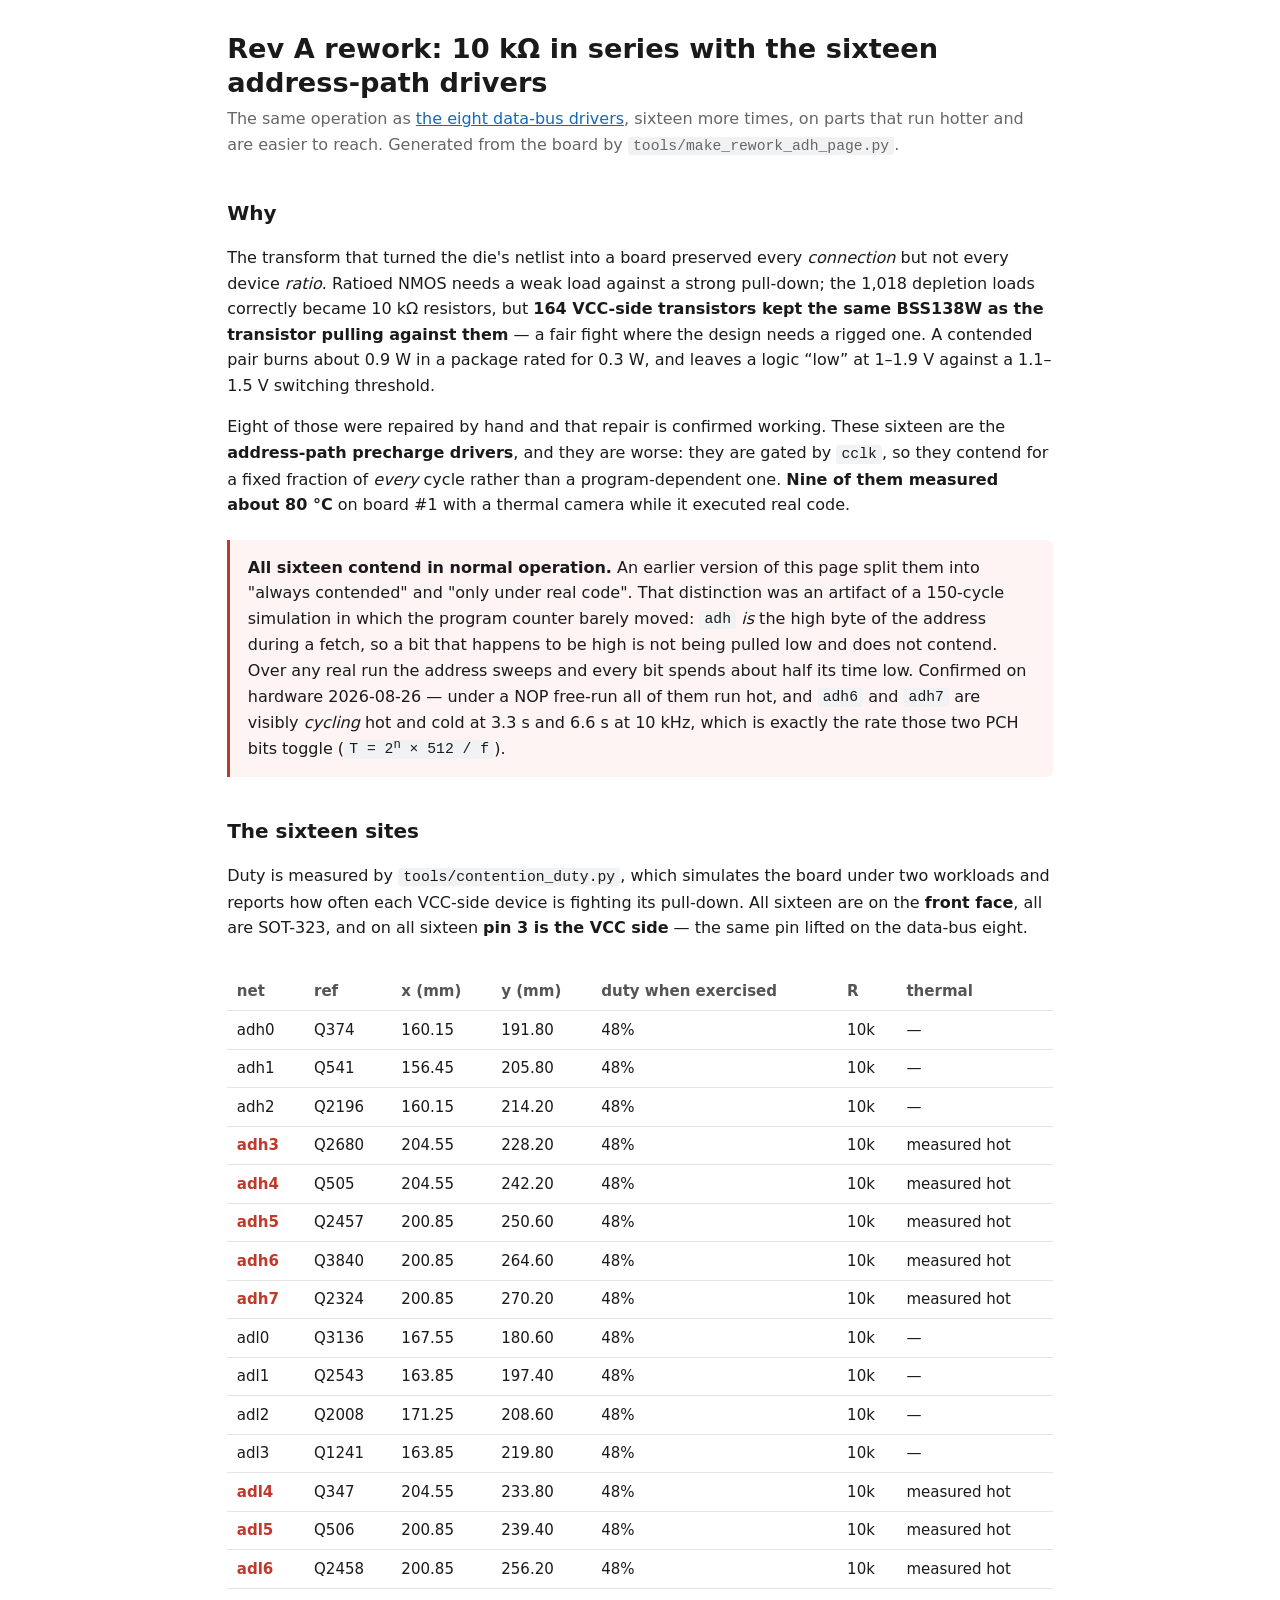
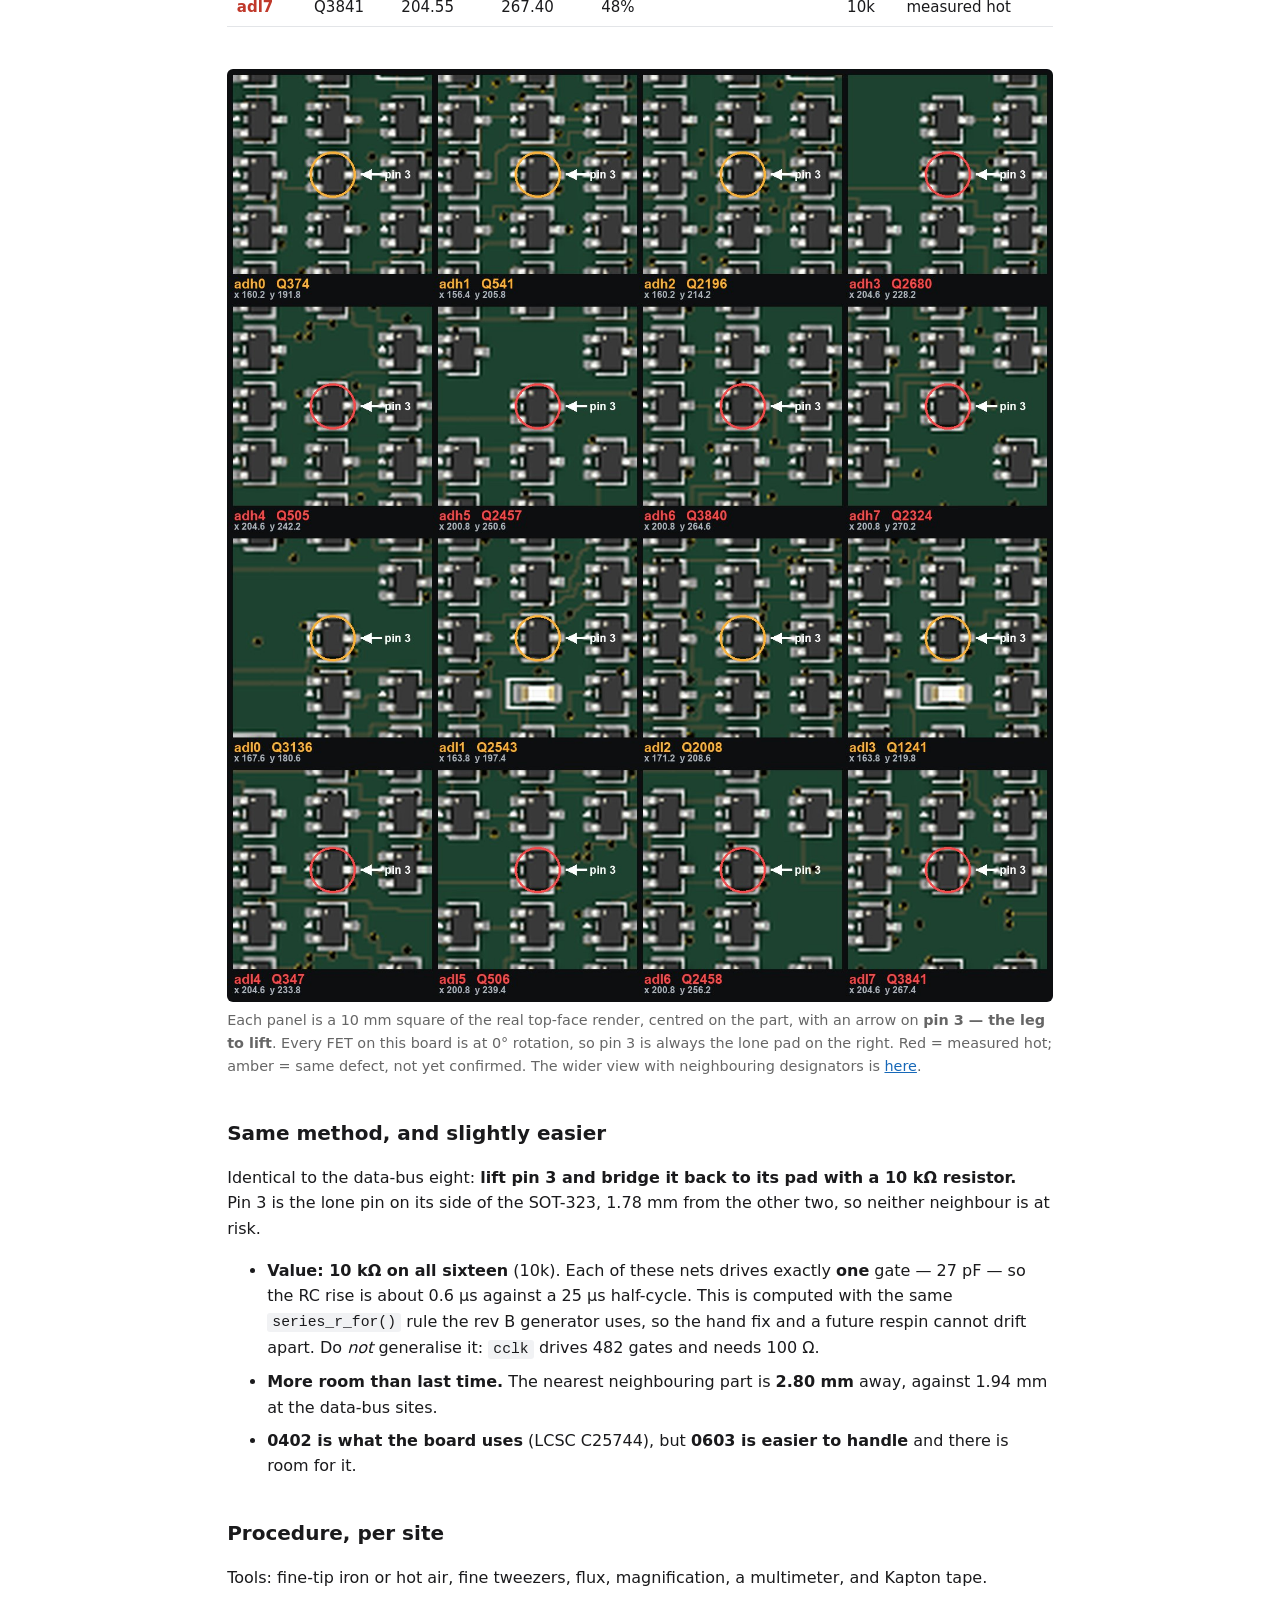
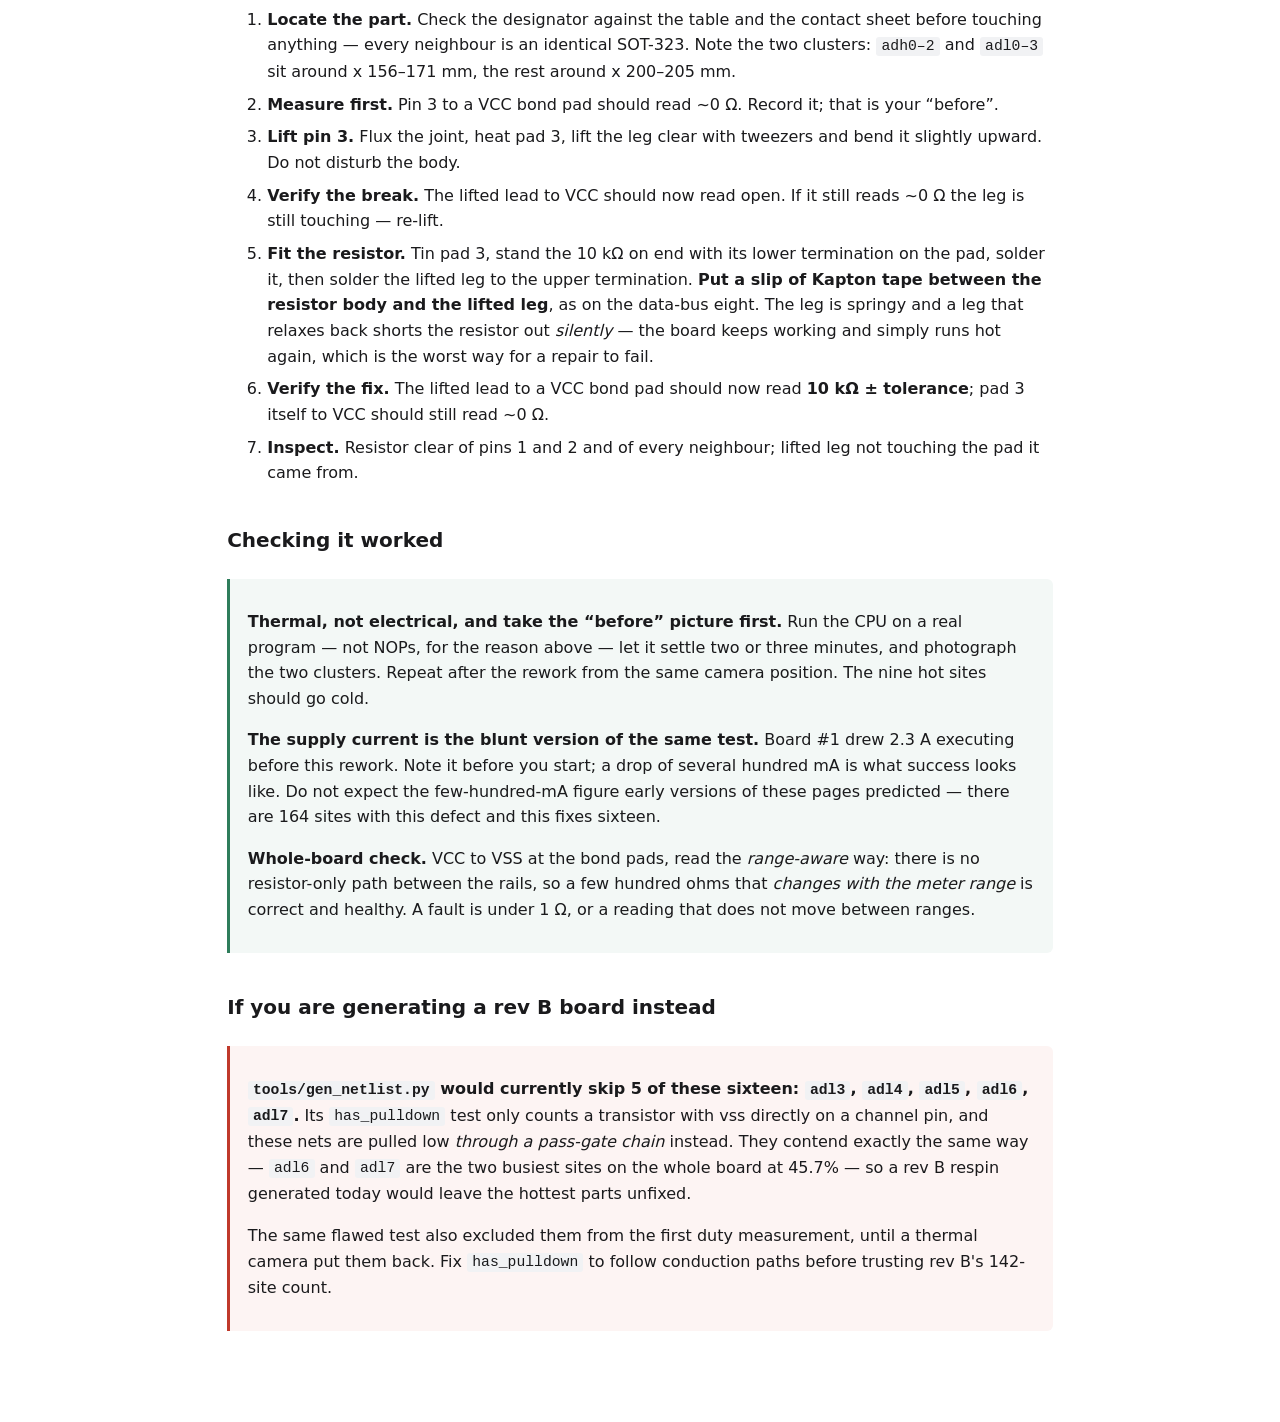
<file: docs/rework-adh-series-r.html>
<!doctype html>
<html lang="en"><head><meta charset="utf-8">
<meta name="viewport" content="width=device-width, initial-scale=1">
<title>Rev A rework: the sixteen address-path drivers</title>
<meta name="description" content="Adding 10 k series resistors to the sixteen adh/adl precharge
drivers on the discrete6502 board: why, which parts, and the procedure.">
<style>
:root { color-scheme: light dark; }
* { box-sizing: border-box; }
body { margin:0; font:16px/1.6 system-ui,-apple-system,Segoe UI,Roboto,sans-serif;
       background:#fff; color:#1a1a1c; }
.wrap { max-width: 54rem; margin: 0 auto; padding: 2rem 1.2rem 5rem; }
h1 { font-size:1.7rem; line-height:1.25; margin:0 0 .4rem; }
h2 { font-size:1.25rem; margin:2.4rem 0 .6rem; }
h3 { font-size:1.05rem; margin:1.6rem 0 .4rem; }
.sub { color:#666; margin:0 0 2rem; }
code { font-family:ui-monospace,SFMono-Regular,Menlo,monospace; font-size:.92em;
       background:#f1f2f4; padding:.1em .35em; border-radius:3px; }
pre { background:#f1f2f4; padding:.9rem 1rem; border-radius:6px; overflow-x:auto; }
pre code { background:none; padding:0; }
table { border-collapse:collapse; width:100%; margin:1rem 0; font-size:.94rem; }
th,td { text-align:left; padding:.42rem .6rem; border-bottom:1px solid #e3e5e8; }
th { font-weight:600; color:#555; }
td.num { font-variant-numeric:tabular-nums; }
.hot { color:#c0392b; font-weight:600; }
.tw { overflow-x:auto; }
figure { margin:1.6rem 0; }
figure img { width:100%; height:auto; border-radius:6px; display:block; }
figcaption { color:#666; font-size:.9rem; margin-top:.45rem; }
.ok, .warn { border-left:3px solid #2e7d5b; background:#f3f8f6; padding:.9rem 1.1rem;
             border-radius:0 6px 6px 0; margin:1.4rem 0; }
.warn { border-left-color:#c0392b; background:#fdf4f3; }
ol li, ul li { margin:.45rem 0; }
a { color:#1668b8; }
@media (prefers-color-scheme: dark) {
  body { background:#151719; color:#e6e8ea; }
  .sub, figcaption, th { color:#9aa0a6; }
  code, pre { background:#20242a; }
  th,td { border-bottom-color:#2b3036; }
  .ok { background:#16211d; } .warn { background:#231719; }
  a { color:#6fb3f2; }
}
</style></head><body><div class="wrap">

<h1>Rev A rework: 10&nbsp;k&ohm; in series with the sixteen address-path drivers</h1>
<p class="sub">The same operation as
<a href="rework-dor-series-r.html">the eight data-bus drivers</a>, sixteen more times, on parts that
run hotter and are easier to reach. Generated from the board by
<code>tools/make_rework_adh_page.py</code>.</p>

<h2>Why</h2>
<p>The transform that turned the die's netlist into a board preserved every <em>connection</em> but
not every device <em>ratio</em>. Ratioed NMOS needs a weak load against a strong pull-down; the
1,018 depletion loads correctly became 10&nbsp;k&ohm; resistors, but <strong>164 VCC-side
transistors kept the same BSS138W as the transistor pulling against them</strong> &mdash; a fair
fight where the design needs a rigged one. A contended pair burns about 0.9&nbsp;W in a package
rated for 0.3&nbsp;W, and leaves a logic &ldquo;low&rdquo; at 1&ndash;1.9&nbsp;V against a
1.1&ndash;1.5&nbsp;V switching threshold.</p>

<p>Eight of those were repaired by hand and that repair is confirmed working. These sixteen are the
<strong>address-path precharge drivers</strong>, and they are worse: they are gated by
<code>cclk</code>, so they contend for a fixed fraction of <em>every</em> cycle rather than a
program-dependent one. <strong>Nine of them measured about 80&nbsp;&deg;C</strong> on board&nbsp;#1
with a thermal camera while it executed real code.</p>

<div class="warn">
<strong>All sixteen contend in normal operation.</strong> An earlier version of this page split them
into "always contended" and "only under real code". That distinction was an artifact of a
150-cycle simulation in which the program counter barely moved: <code>adh</code> <em>is</em> the
high byte of the address during a fetch, so a bit that happens to be high is not being pulled low
and does not contend. Over any real run the address sweeps and every bit spends about half its time
low. Confirmed on hardware 2026-08-26 &mdash; under a NOP free-run all of them run hot, and
<code>adh6</code> and <code>adh7</code> are visibly <em>cycling</em> hot and cold at 3.3&nbsp;s and
6.6&nbsp;s at 10&nbsp;kHz, which is exactly the rate those two PCH bits toggle
(<code>T = 2<sup>n</sup> &times; 512 / f</code>).
</div>

<h2>The sixteen sites</h2>
<p>Duty is measured by <code>tools/contention_duty.py</code>, which simulates the board under two
workloads and reports how often each VCC-side device is fighting its pull-down. All sixteen are on
the <strong>front face</strong>, all are SOT-323, and on all sixteen <strong>pin&nbsp;3 is the VCC
side</strong> &mdash; the same pin lifted on the data-bus eight.</p>

<div class="tw"><table>
<tr><th>net</th><th>ref</th><th>x&nbsp;(mm)</th><th>y&nbsp;(mm)</th>
    <th>duty when exercised</th><th>R</th><th>thermal</th></tr>
<tr><td>adh0</td><td>Q374</td><td class=num>160.15</td><td class=num>191.80</td><td class=num>48%</td><td>10k</td><td>—</td></tr>
<tr><td>adh1</td><td>Q541</td><td class=num>156.45</td><td class=num>205.80</td><td class=num>48%</td><td>10k</td><td>—</td></tr>
<tr><td>adh2</td><td>Q2196</td><td class=num>160.15</td><td class=num>214.20</td><td class=num>48%</td><td>10k</td><td>—</td></tr>
<tr><td class="hot">adh3</td><td>Q2680</td><td class=num>204.55</td><td class=num>228.20</td><td class=num>48%</td><td>10k</td><td>measured hot</td></tr>
<tr><td class="hot">adh4</td><td>Q505</td><td class=num>204.55</td><td class=num>242.20</td><td class=num>48%</td><td>10k</td><td>measured hot</td></tr>
<tr><td class="hot">adh5</td><td>Q2457</td><td class=num>200.85</td><td class=num>250.60</td><td class=num>48%</td><td>10k</td><td>measured hot</td></tr>
<tr><td class="hot">adh6</td><td>Q3840</td><td class=num>200.85</td><td class=num>264.60</td><td class=num>48%</td><td>10k</td><td>measured hot</td></tr>
<tr><td class="hot">adh7</td><td>Q2324</td><td class=num>200.85</td><td class=num>270.20</td><td class=num>48%</td><td>10k</td><td>measured hot</td></tr>
<tr><td>adl0</td><td>Q3136</td><td class=num>167.55</td><td class=num>180.60</td><td class=num>48%</td><td>10k</td><td>—</td></tr>
<tr><td>adl1</td><td>Q2543</td><td class=num>163.85</td><td class=num>197.40</td><td class=num>48%</td><td>10k</td><td>—</td></tr>
<tr><td>adl2</td><td>Q2008</td><td class=num>171.25</td><td class=num>208.60</td><td class=num>48%</td><td>10k</td><td>—</td></tr>
<tr><td>adl3</td><td>Q1241</td><td class=num>163.85</td><td class=num>219.80</td><td class=num>48%</td><td>10k</td><td>—</td></tr>
<tr><td class="hot">adl4</td><td>Q347</td><td class=num>204.55</td><td class=num>233.80</td><td class=num>48%</td><td>10k</td><td>measured hot</td></tr>
<tr><td class="hot">adl5</td><td>Q506</td><td class=num>200.85</td><td class=num>239.40</td><td class=num>48%</td><td>10k</td><td>measured hot</td></tr>
<tr><td class="hot">adl6</td><td>Q2458</td><td class=num>200.85</td><td class=num>256.20</td><td class=num>48%</td><td>10k</td><td>measured hot</td></tr>
<tr><td class="hot">adl7</td><td>Q3841</td><td class=num>204.55</td><td class=num>267.40</td><td class=num>48%</td><td>10k</td><td>measured hot</td></tr>
</table></div>

<figure>
  <img src="img/rework-adh-sites.jpg" alt="Contact sheet of sixteen board crops, each 10 mm square,
       one per rework site, with the target transistor ringed and labelled by net and designator.">
  <figcaption>Each panel is a 10&nbsp;mm square of the real top-face render, centred on the part, with an arrow on <strong>pin&nbsp;3 &mdash; the leg to lift</strong>. Every FET on this board is at 0&deg; rotation, so pin&nbsp;3 is always the lone pad on the right.
  Red = measured hot; amber = same defect, not yet confirmed. The wider view with neighbouring
  designators is <a href="rework-adh-marked.jpg">here</a>.</figcaption>
</figure>

<h2>Same method, and slightly easier</h2>
<p>Identical to the data-bus eight: <strong>lift pin&nbsp;3 and bridge it back to its pad with a
10&nbsp;k&ohm; resistor.</strong> Pin&nbsp;3 is the lone pin on its side of the SOT-323,
1.78&nbsp;mm from the other two, so neither neighbour is at risk.</p>
<ul>
  <li><strong>Value: 10&nbsp;k&ohm; on all sixteen</strong> (10k). Each of these nets drives
      exactly <strong>one</strong> gate &mdash; 27&nbsp;pF &mdash; so the RC rise is about
      0.6&nbsp;&micro;s against a 25&nbsp;&micro;s half-cycle. This is computed with the same
      <code>series_r_for()</code> rule the rev&nbsp;B generator uses, so the hand fix and a future
      respin cannot drift apart. Do <em>not</em> generalise it: <code>cclk</code> drives 482 gates
      and needs 100&nbsp;&ohm;.</li>
  <li><strong>More room than last time.</strong> The nearest neighbouring part is
      <strong>2.80&nbsp;mm</strong> away, against 1.94&nbsp;mm at the data-bus sites.</li>
  <li><strong>0402 is what the board uses</strong> (LCSC C25744), but <strong>0603 is easier to
      handle</strong> and there is room for it.</li>
</ul>

<h2>Procedure, per site</h2>
<p>Tools: fine-tip iron or hot air, fine tweezers, flux, magnification, a multimeter, and Kapton
tape.</p>
<ol>
  <li><strong>Locate the part.</strong> Check the designator against the table and the contact sheet
      before touching anything &mdash; every neighbour is an identical SOT-323. Note the two
      clusters: <code>adh0&ndash;2</code> and <code>adl0&ndash;3</code> sit around
      x&nbsp;156&ndash;171&nbsp;mm, the rest around x&nbsp;200&ndash;205&nbsp;mm.</li>
  <li><strong>Measure first.</strong> Pin&nbsp;3 to a VCC bond pad should read ~0&nbsp;&ohm;. Record
      it; that is your &ldquo;before&rdquo;.</li>
  <li><strong>Lift pin&nbsp;3.</strong> Flux the joint, heat pad&nbsp;3, lift the leg clear with
      tweezers and bend it slightly upward. Do not disturb the body.</li>
  <li><strong>Verify the break.</strong> The lifted lead to VCC should now read open. If it still
      reads ~0&nbsp;&ohm; the leg is still touching &mdash; re-lift.</li>
  <li><strong>Fit the resistor.</strong> Tin pad&nbsp;3, stand the 10&nbsp;k&ohm; on end with its
      lower termination on the pad, solder it, then solder the lifted leg to the upper termination.
      <strong>Put a slip of Kapton tape between the resistor body and the lifted leg</strong>, as on
      the data-bus eight. The leg is springy and a leg that relaxes back shorts the resistor out
      <em>silently</em> &mdash; the board keeps working and simply runs hot again, which is the worst
      way for a repair to fail.</li>
  <li><strong>Verify the fix.</strong> The lifted lead to a VCC bond pad should now read
      <strong>10&nbsp;k&ohm; &plusmn; tolerance</strong>; pad&nbsp;3 itself to VCC should still read
      ~0&nbsp;&ohm;.</li>
  <li><strong>Inspect.</strong> Resistor clear of pins 1 and 2 and of every neighbour; lifted leg not
      touching the pad it came from.</li>
</ol>

<h2>Checking it worked</h2>
<div class="ok">
<p><strong>Thermal, not electrical, and take the &ldquo;before&rdquo; picture first.</strong> Run the
CPU on a real program &mdash; not NOPs, for the reason above &mdash; let it settle two or three
minutes, and photograph the two clusters. Repeat after the rework from the same camera position. The
nine hot sites should go cold.</p>
<p><strong>The supply current is the blunt version of the same test.</strong> Board&nbsp;#1 drew
2.3&nbsp;A executing before this rework. Note it before you start; a drop of several hundred mA is
what success looks like. Do not expect the few-hundred-mA figure early versions of these pages
predicted &mdash; there are 164 sites with this defect and this fixes sixteen.</p>
<p><strong>Whole-board check.</strong> VCC to VSS at the bond pads, read the <em>range-aware</em>
way: there is no resistor-only path between the rails, so a few hundred ohms that <em>changes with
the meter range</em> is correct and healthy. A fault is under 1&nbsp;&ohm;, or a reading that does
not move between ranges.</p>
</div>

<h2>If you are generating a rev&nbsp;B board instead</h2>
<div class="warn">
<p><strong><code>tools/gen_netlist.py</code> would currently skip 5 of these sixteen:
<code>adl3</code>, <code>adl4</code>, <code>adl5</code>, <code>adl6</code>, <code>adl7</code>.</strong> Its <code>has_pulldown</code> test only counts a transistor with vss directly
on a channel pin, and these nets are pulled low <em>through a pass-gate chain</em> instead. They
contend exactly the same way &mdash; <code>adl6</code> and <code>adl7</code> are the two busiest
sites on the whole board at 45.7% &mdash; so a rev&nbsp;B respin generated today would leave the
hottest parts unfixed.</p>
<p>The same flawed test also excluded them from the first duty measurement, until a thermal camera
put them back. Fix <code>has_pulldown</code> to follow conduction paths before trusting rev&nbsp;B's
142-site count.</p>
</div>

</div></body></html>
</file>
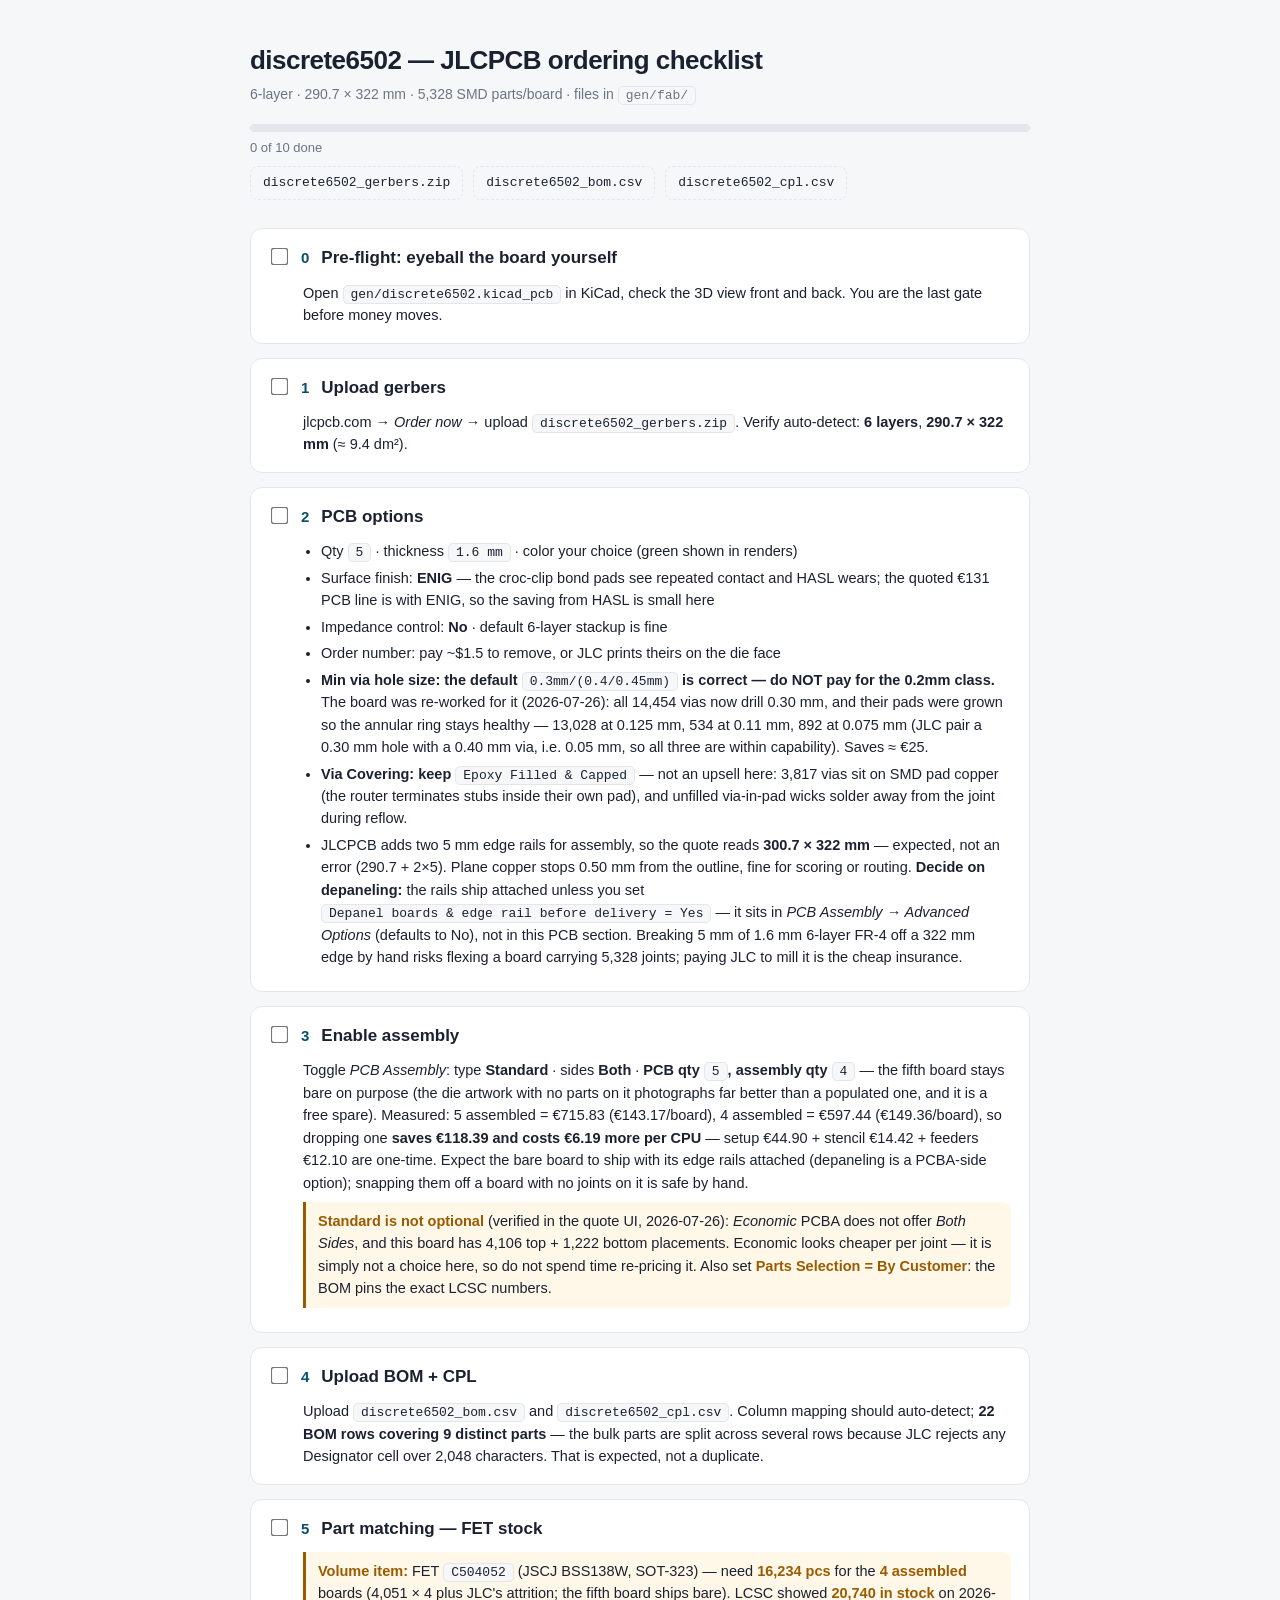
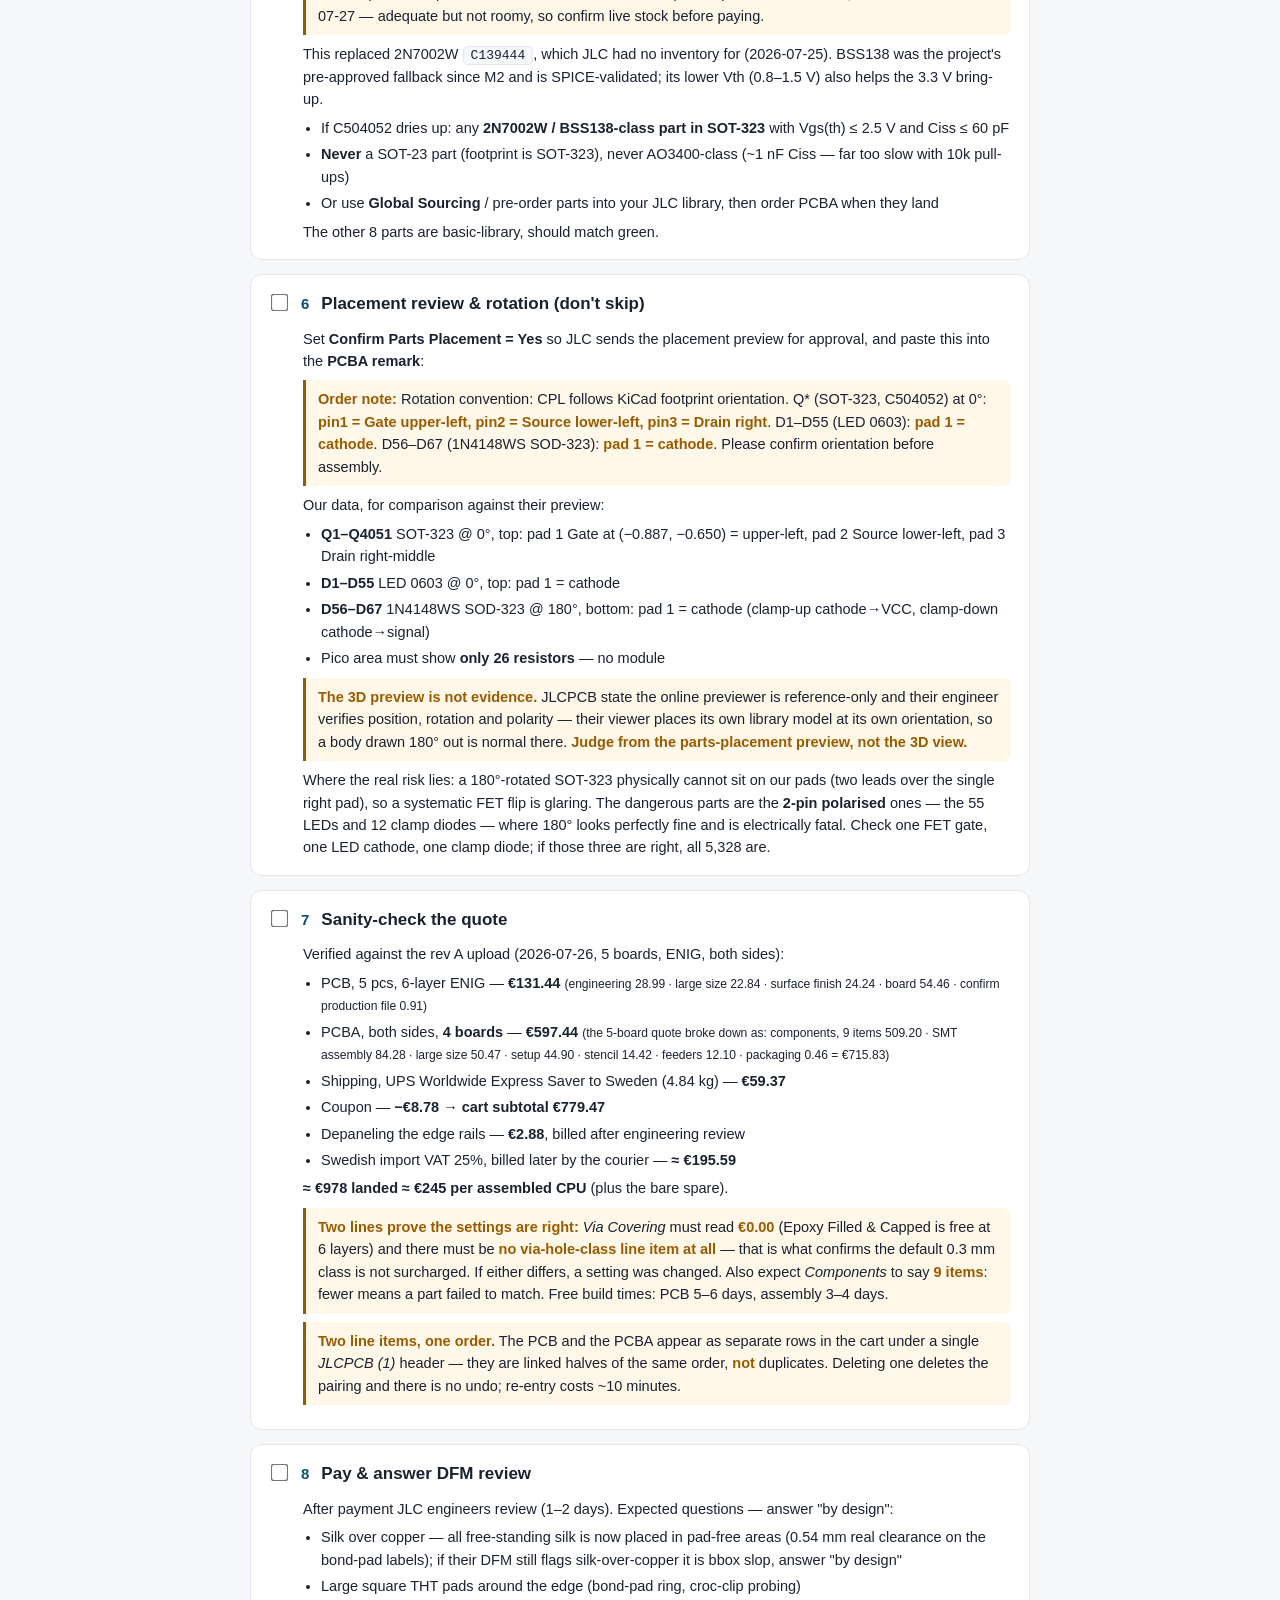
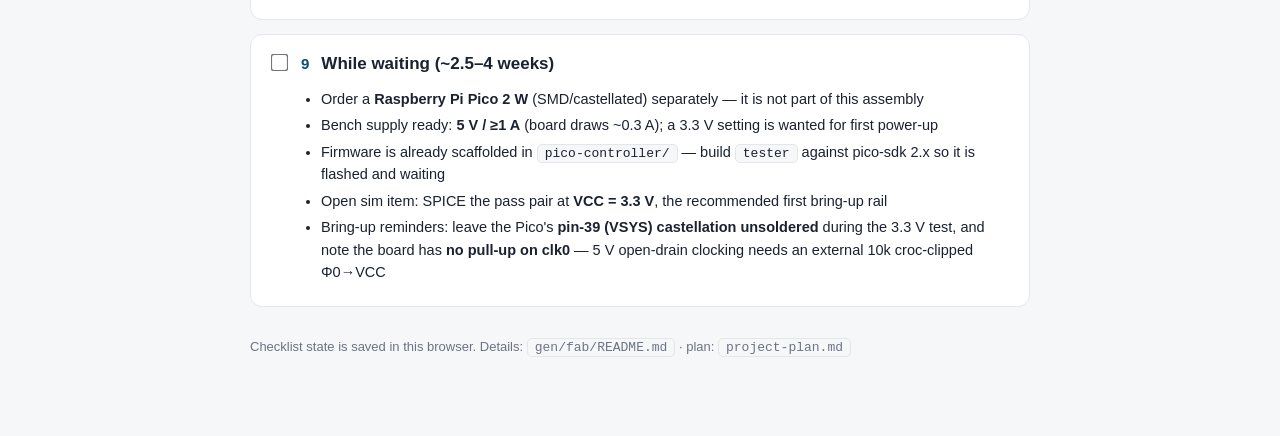
<file: gen/fab/ordering.html>
<!DOCTYPE html>
<html lang="en">
<head>
<meta charset="utf-8">
<meta name="viewport" content="width=device-width, initial-scale=1">
<title>discrete6502 — JLCPCB ordering checklist</title>
<style>
  :root {
    --bg: #f6f7f9; --card: #ffffff; --ink: #1a2130; --muted: #6b7484;
    --accent: #0b6e4f; --accent2: #0b4f6e; --warn: #9a5b00; --warnbg: #fff7e8;
    --line: #e3e6eb; --done: #9aa3b2;
  }
  @media (prefers-color-scheme: dark) {
    :root {
      --bg: #14171c; --card: #1d2129; --ink: #e8ebf0; --muted: #98a1b0;
      --accent: #4dc79c; --accent2: #5ab0d6; --warn: #e5a54b; --warnbg: #2a2418;
      --line: #2c313b; --done: #5b6472;
    }
  }
  * { box-sizing: border-box; }
  body {
    margin: 0; background: var(--bg); color: var(--ink);
    font: 16px/1.55 -apple-system, "Segoe UI", Helvetica, Arial, sans-serif;
  }
  .wrap { max-width: 820px; margin: 0 auto; padding: 40px 20px 80px; }
  header { margin-bottom: 28px; }
  h1 { font-size: 26px; margin: 0 0 4px; letter-spacing: -0.02em; }
  .sub { color: var(--muted); font-size: 14px; }
  .progress {
    margin: 18px 0 6px; height: 8px; background: var(--line);
    border-radius: 4px; overflow: hidden;
  }
  .progress > div {
    height: 100%; width: 0%; background: var(--accent);
    transition: width .25s ease; border-radius: 4px;
  }
  .pct { font-size: 13px; color: var(--muted); }
  .step {
    background: var(--card); border: 1px solid var(--line);
    border-radius: 12px; margin: 14px 0; padding: 16px 18px;
  }
  .step-head { display: flex; align-items: baseline; gap: 12px; cursor: pointer; }
  .step-head input { transform: scale(1.35); accent-color: var(--accent); cursor: pointer; }
  .step-head h2 { font-size: 17px; margin: 0; flex: 1; }
  .num { color: var(--accent2); font-weight: 700; font-size: 15px; }
  .step.done h2, .step.done .body { color: var(--done); text-decoration-color: var(--done); }
  .step.done h2 { text-decoration: line-through; }
  .body { margin: 10px 0 0 34px; font-size: 14.5px; color: var(--ink); }
  .body ul { margin: 6px 0; padding-left: 18px; }
  .body li { margin: 4px 0; }
  kbd, .val {
    background: var(--bg); border: 1px solid var(--line); border-radius: 5px;
    padding: 1px 7px; font: 13px/1.5 ui-monospace, "SF Mono", Menlo, monospace;
    white-space: nowrap;
  }
  .warn {
    background: var(--warnbg); border-left: 3px solid var(--warn);
    padding: 8px 12px; border-radius: 0 8px 8px 0; margin: 8px 0;
  }
  .warn b { color: var(--warn); }
  .files { display: flex; gap: 10px; flex-wrap: wrap; margin-top: 8px; }
  .file {
    background: var(--bg); border: 1px dashed var(--line); border-radius: 8px;
    padding: 6px 12px; font-size: 13px; font-family: ui-monospace, Menlo, monospace;
  }
  footer { margin-top: 30px; color: var(--muted); font-size: 13px; }
  @media print {
    .progress, .pct { display: none; }
    .step { break-inside: avoid; }
    body { background: #fff; }
  }
</style>
</head>
<body>
<div class="wrap">
  <header>
    <h1>discrete6502 — JLCPCB ordering checklist</h1>
    <div class="sub">6-layer · 290.7 × 322 mm · 5,328 SMD parts/board · files in <span class="val">gen/fab/</span></div>
    <div class="progress"><div id="bar"></div></div>
    <div class="pct" id="pct">0 of 10 done</div>
    <div class="files">
      <span class="file">discrete6502_gerbers.zip</span>
      <span class="file">discrete6502_bom.csv</span>
      <span class="file">discrete6502_cpl.csv</span>
    </div>
  </header>

  <div class="step" data-id="s0">
    <label class="step-head"><input type="checkbox"><span class="num">0</span><h2>Pre-flight: eyeball the board yourself</h2></label>
    <div class="body">Open <span class="val">gen/discrete6502.kicad_pcb</span> in KiCad, check the 3D view front and back. You are the last gate before money moves.</div>
  </div>

  <div class="step" data-id="s1">
    <label class="step-head"><input type="checkbox"><span class="num">1</span><h2>Upload gerbers</h2></label>
    <div class="body">jlcpcb.com → <i>Order now</i> → upload <span class="val">discrete6502_gerbers.zip</span>.
      Verify auto-detect: <b>6 layers</b>, <b>290.7 × 322 mm</b> (≈ 9.4 dm²).</div>
  </div>

  <div class="step" data-id="s2">
    <label class="step-head"><input type="checkbox"><span class="num">2</span><h2>PCB options</h2></label>
    <div class="body"><ul>
      <li>Qty <span class="val">5</span> · thickness <span class="val">1.6 mm</span> · color your choice (green shown in renders)</li>
      <li>Surface finish: <b>ENIG</b> — the croc-clip bond pads see repeated contact and HASL wears; the quoted €131 PCB line is with ENIG, so the saving from HASL is small here</li>
      <li>Impedance control: <b>No</b> · default 6-layer stackup is fine</li>
      <li>Order number: pay ~$1.5 to remove, or JLC prints theirs on the die face</li>
      <li><b>Min via hole size: the default <span class="val">0.3mm/(0.4/0.45mm)</span> is correct — do NOT pay for the 0.2mm class.</b> The board was re-worked for it (2026-07-26): all 14,454 vias now drill 0.30&nbsp;mm, and their pads were grown so the annular ring stays healthy — 13,028 at 0.125&nbsp;mm, 534 at 0.11&nbsp;mm, 892 at 0.075&nbsp;mm (JLC pair a 0.30&nbsp;mm hole with a 0.40&nbsp;mm via, i.e. 0.05&nbsp;mm, so all three are within capability). Saves ≈ €25.</li>
      <li><b>Via Covering: keep <span class="val">Epoxy Filled &amp; Capped</span></b> — not an upsell here: 3,817 vias sit on SMD pad copper (the router terminates stubs inside their own pad), and unfilled via-in-pad wicks solder away from the joint during reflow.</li>
      <li>JLCPCB adds two 5&nbsp;mm edge rails for assembly, so the quote reads <b>300.7 × 322&nbsp;mm</b> — expected, not an error (290.7 + 2×5). Plane copper stops 0.50&nbsp;mm from the outline, fine for scoring or routing. <b>Decide on depaneling:</b> the rails ship attached unless you set <span class="val">Depanel boards &amp; edge rail before delivery = Yes</span> — it sits in <i>PCB Assembly → Advanced Options</i> (defaults to No), not in this PCB section. Breaking 5&nbsp;mm of 1.6&nbsp;mm 6-layer FR-4 off a 322&nbsp;mm edge by hand risks flexing a board carrying 5,328 joints; paying JLC to mill it is the cheap insurance.</li>
    </ul></div>
  </div>

  <div class="step" data-id="s3">
    <label class="step-head"><input type="checkbox"><span class="num">3</span><h2>Enable assembly</h2></label>
    <div class="body">Toggle <i>PCB Assembly</i>: type <b>Standard</b> · sides <b>Both</b> · <b>PCB qty <span class="val">5</span>, assembly qty <span class="val">4</span></b> — the fifth board stays bare on purpose (the die artwork with no parts on it photographs far better than a populated one, and it is a free spare). Measured: 5 assembled = €715.83 (€143.17/board), 4 assembled = €597.44 (€149.36/board), so dropping one <b>saves €118.39 and costs €6.19 more per CPU</b> — setup €44.90 + stencil €14.42 + feeders €12.10 are one-time. Expect the bare board to ship with its edge rails attached (depaneling is a PCBA-side option); snapping them off a board with no joints on it is safe by hand.
      <div class="warn"><b>Standard is not optional</b> (verified in the quote UI, 2026-07-26): <i>Economic</i> PCBA does not offer <i>Both Sides</i>, and this board has 4,106 top + 1,222 bottom placements. Economic looks cheaper per joint — it is simply not a choice here, so do not spend time re-pricing it. Also set <b>Parts Selection = By Customer</b>: the BOM pins the exact LCSC numbers.</div>
    </div>
  </div>

  <div class="step" data-id="s4">
    <label class="step-head"><input type="checkbox"><span class="num">4</span><h2>Upload BOM + CPL</h2></label>
    <div class="body">Upload <span class="val">discrete6502_bom.csv</span> and <span class="val">discrete6502_cpl.csv</span>. Column mapping should auto-detect; <b>22 BOM rows covering 9 distinct parts</b> — the bulk parts are split across several rows because JLC rejects any Designator cell over 2,048 characters. That is expected, not a duplicate.</div>
  </div>

  <div class="step" data-id="s5">
    <label class="step-head"><input type="checkbox"><span class="num">5</span><h2>Part matching — FET stock</h2></label>
    <div class="body">
      <div class="warn"><b>Volume item:</b> FET <span class="val">C504052</span> (JSCJ BSS138W, SOT-323) — need <b>16,234 pcs</b> for the <b>4 assembled</b> boards (4,051 × 4 plus JLC's attrition; the fifth board ships bare). LCSC showed <b>20,740 in stock</b> on 2026-07-27 — adequate but not roomy, so confirm live stock before paying.</div>
      This replaced 2N7002W <span class="val">C139444</span>, which JLC had no inventory for (2026-07-25). BSS138 was the project's pre-approved fallback since M2 and is SPICE-validated; its lower Vth (0.8–1.5 V) also helps the 3.3 V bring-up.
      <ul>
        <li>If C504052 dries up: any <b>2N7002W / BSS138-class part in SOT-323</b> with Vgs(th) ≤ 2.5 V and Ciss ≤ 60 pF</li>
        <li><b>Never</b> a SOT-23 part (footprint is SOT-323), never AO3400-class (~1 nF Ciss — far too slow with 10k pull-ups)</li>
        <li>Or use <b>Global Sourcing</b> / pre-order parts into your JLC library, then order PCBA when they land</li>
      </ul>
      The other 8 parts are basic-library, should match green.
    </div>
  </div>

  <div class="step" data-id="s6">
    <label class="step-head"><input type="checkbox"><span class="num">6</span><h2>Placement review &amp; rotation (don't skip)</h2></label>
    <div class="body">
      Set <b>Confirm Parts Placement = Yes</b> so JLC sends the placement preview for approval, and paste this into the <b>PCBA remark</b>:
      <div class="warn"><b>Order note:</b> Rotation convention: CPL follows KiCad footprint orientation.
        Q* (SOT-323, C504052) at 0°: <b>pin1 = Gate upper-left, pin2 = Source lower-left, pin3 = Drain right</b>.
        D1–D55 (LED 0603): <b>pad 1 = cathode</b>. D56–D67 (1N4148WS SOD-323): <b>pad 1 = cathode</b>.
        Please confirm orientation before assembly.</div>
      Our data, for comparison against their preview:
      <ul>
        <li><b>Q1–Q4051</b> SOT-323 @ 0°, top: pad&nbsp;1 Gate at (−0.887, −0.650) = upper-left, pad&nbsp;2 Source lower-left, pad&nbsp;3 Drain right-middle</li>
        <li><b>D1–D55</b> LED 0603 @ 0°, top: pad&nbsp;1 = cathode</li>
        <li><b>D56–D67</b> 1N4148WS SOD-323 @ 180°, bottom: pad&nbsp;1 = cathode (clamp-up cathode→VCC, clamp-down cathode→signal)</li>
        <li>Pico area must show <b>only 26 resistors</b> — no module</li>
      </ul>
      <div class="warn"><b>The 3D preview is not evidence.</b> JLCPCB state the online previewer is reference-only and their engineer verifies position, rotation and polarity — their viewer places its own library model at its own orientation, so a body drawn 180° out is normal there. <b>Judge from the parts-placement preview, not the 3D view.</b></div>
      Where the real risk lies: a 180°-rotated SOT-323 physically cannot sit on our pads (two leads over the single right pad), so a systematic FET flip is glaring. The dangerous parts are the <b>2-pin polarised</b> ones — the 55 LEDs and 12 clamp diodes — where 180° looks perfectly fine and is electrically fatal. Check one FET gate, one LED cathode, one clamp diode; if those three are right, all 5,328 are.
    </div>
  </div>

  <div class="step" data-id="s7">
    <label class="step-head"><input type="checkbox"><span class="num">7</span><h2>Sanity-check the quote</h2></label>
    <div class="body">Verified against the rev A upload (2026-07-26, 5 boards, ENIG, both sides):
      <ul>
        <li>PCB, 5 pcs, 6-layer ENIG — <b>€131.44</b> <small>(engineering 28.99 · large size 22.84 · surface finish 24.24 · board 54.46 · confirm production file 0.91)</small></li>
        <li>PCBA, both sides, <b>4 boards</b> — <b>€597.44</b> <small>(the 5-board quote broke down as: components, 9 items 509.20 · SMT assembly 84.28 · large size 50.47 · setup 44.90 · stencil 14.42 · feeders 12.10 · packaging 0.46 = €715.83)</small></li>
        <li>Shipping, UPS Worldwide Express Saver to Sweden (4.84&nbsp;kg) — <b>€59.37</b></li>
        <li>Coupon — <b>−€8.78</b> → <b>cart subtotal €779.47</b></li>
        <li>Depaneling the edge rails — <b>€2.88</b>, billed after engineering review</li>
        <li>Swedish import VAT 25%, billed later by the courier — <b>≈ €195.59</b></li>
      </ul>
      <b>≈ €978 landed ≈ €245 per assembled CPU</b> (plus the bare spare).
      <div class="warn"><b>Two lines prove the settings are right:</b> <i>Via Covering</i> must read <b>€0.00</b> (Epoxy Filled &amp; Capped is free at 6 layers) and there must be <b>no via-hole-class line item at all</b> — that is what confirms the default 0.3&nbsp;mm class is not surcharged. If either differs, a setting was changed. Also expect <i>Components</i> to say <b>9 items</b>: fewer means a part failed to match. Free build times: PCB 5–6 days, assembly 3–4 days.</div>
      <div class="warn"><b>Two line items, one order.</b> The PCB and the PCBA appear as separate rows in the cart under a single <i>JLCPCB (1)</i> header — they are linked halves of the same order, <b>not</b> duplicates. Deleting one deletes the pairing and there is no undo; re-entry costs ~10 minutes.</div></div>
  </div>

  <div class="step" data-id="s8">
    <label class="step-head"><input type="checkbox"><span class="num">8</span><h2>Pay & answer DFM review</h2></label>
    <div class="body">After payment JLC engineers review (1–2 days). Expected questions — answer "by design":
      <ul>
        <li>Silk over copper — all free-standing silk is now placed in pad-free areas (0.54&nbsp;mm real clearance on the bond-pad labels); if their DFM still flags silk-over-copper it is bbox slop, answer "by design"</li>
        <li>Large square THT pads around the edge (bond-pad ring, croc-clip probing)</li>
      </ul></div>
  </div>

  <div class="step" data-id="s9">
    <label class="step-head"><input type="checkbox"><span class="num">9</span><h2>While waiting (~2.5–4 weeks)</h2></label>
    <div class="body"><ul>
      <li>Order a <b>Raspberry Pi Pico 2 W</b> (SMD/castellated) separately — it is not part of this assembly</li>
      <li>Bench supply ready: <b>5 V / ≥1 A</b> (board draws ~0.3 A); a 3.3 V setting is wanted for first power-up</li>
      <li>Firmware is already scaffolded in <span class="val">pico-controller/</span> — build <span class="val">tester</span> against pico-sdk 2.x so it is flashed and waiting</li>
      <li>Open sim item: SPICE the pass pair at <b>VCC = 3.3 V</b>, the recommended first bring-up rail</li>
      <li>Bring-up reminders: leave the Pico's <b>pin-39 (VSYS) castellation unsoldered</b> during the 3.3 V test, and note the board has <b>no pull-up on clk0</b> — 5 V open-drain clocking needs an external 10k croc-clipped Φ0→VCC</li>
    </ul></div>
  </div>

  <footer>Checklist state is saved in this browser. Details: <span class="val">gen/fab/README.md</span> · plan: <span class="val">project-plan.md</span></footer>
</div>
<script>
  const KEY = "discrete6502-ordering";
  const state = JSON.parse(localStorage.getItem(KEY) || "{}");
  const steps = document.querySelectorAll(".step");
  const bar = document.getElementById("bar"), pct = document.getElementById("pct");
  function refresh() {
    let done = 0;
    steps.forEach(s => {
      const c = s.querySelector("input").checked;
      s.classList.toggle("done", c);
      if (c) done++;
    });
    bar.style.width = (100 * done / steps.length) + "%";
    pct.textContent = done + " of " + steps.length + " done" + (done === steps.length ? " — order placed! 🎉" : "");
  }
  steps.forEach(s => {
    const box = s.querySelector("input");
    box.checked = !!state[s.dataset.id];
    box.addEventListener("change", () => {
      state[s.dataset.id] = box.checked;
      localStorage.setItem(KEY, JSON.stringify(state));
      refresh();
    });
  });
  refresh();
</script>
</body>
</html>
</file>
